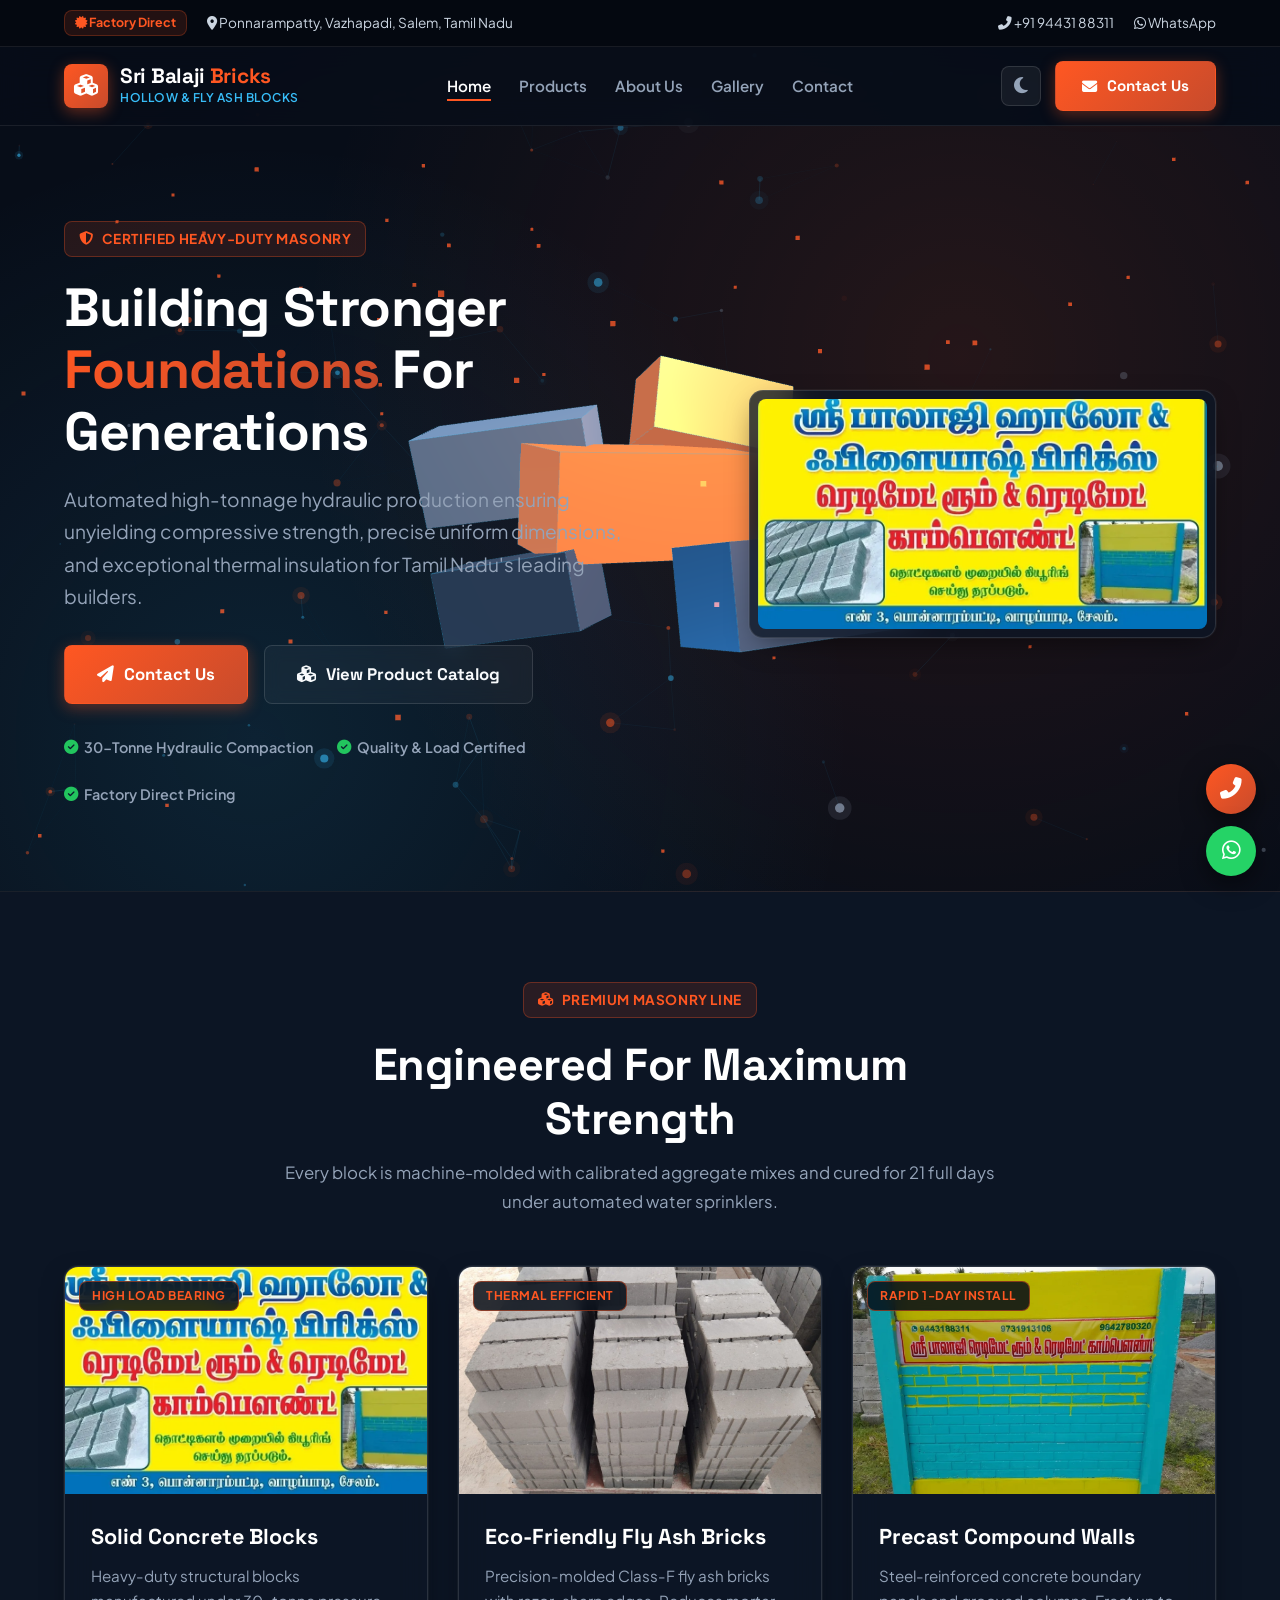
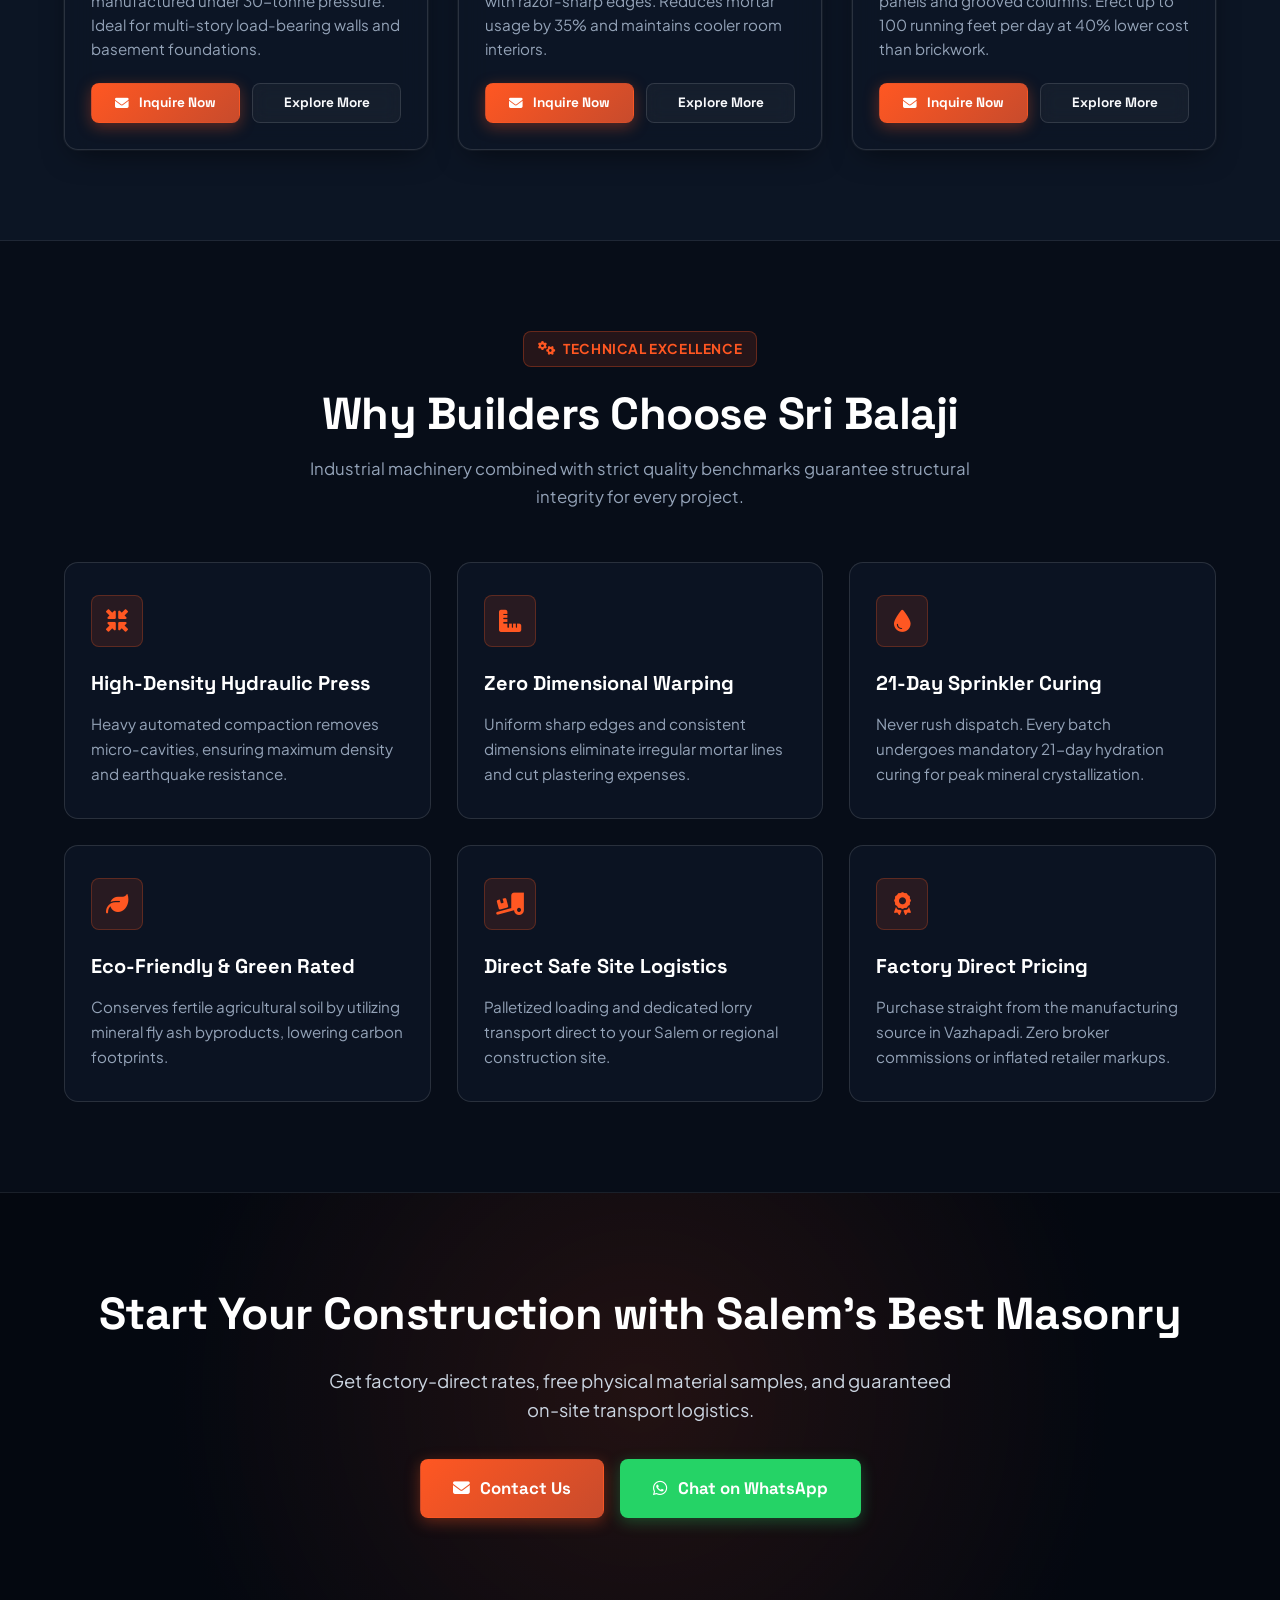
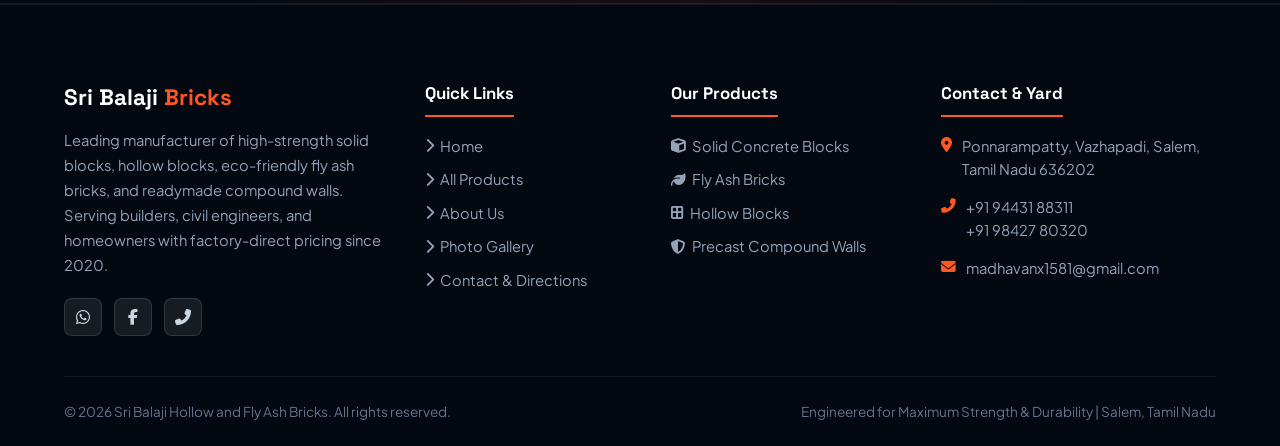
<file: index.html>
<!DOCTYPE html>
<html lang="en">
<head>
    <meta charset="UTF-8">
    <meta name="viewport" content="width=device-width, initial-scale=1.0">
    <meta name="description" content="Sri Balaji Hollow and Fly Ash Bricks - Salem's leading manufacturer of high-strength solid blocks, fly ash bricks, hollow blocks, and readymade compound walls.">
    <title>Sri Balaji Hollow and Fly Ash Bricks | Quality Masonry Manufacturing Salem</title>
    
    <!-- Instant Theme Detection (Prevents theme flash) -->
    <script>
        (function() {
            var savedTheme = localStorage.getItem('sri_balaji_theme') || 'dark';
            document.documentElement.setAttribute('data-theme', savedTheme);
        })();
    </script>

    <!-- Google Fonts & Font Awesome -->
    <link rel="preconnect" href="https://fonts.googleapis.com">
    <link rel="preconnect" href="https://fonts.gstatic.com" crossorigin>
    <link href="https://fonts.googleapis.com/css2?family=Plus+Jakarta+Sans:wght@300;400;500;600;700;800&family=Space+Grotesk:wght@500;600;700;800&display=swap" rel="stylesheet">
    <link rel="stylesheet" href="https://cdnjs.cloudflare.com/ajax/libs/font-awesome/6.4.0/css/all.min.css">
    
    <link rel="stylesheet" href="styles.css">
</head>
<body>

    <!-- Global Interactive 3D Particle Canvas -->
    <canvas id="bgParticlesCanvas" class="global-particles-canvas"></canvas>

    <!-- Top Announcement Bar -->
    <div class="top-bar">
        <div class="container">
            <div class="top-bar-left">
                <span class="top-badge"><i class="fas fa-certificate"></i> Factory Direct</span>
                <span><i class="fas fa-map-marker-alt"></i> Ponnarampatty, Vazhapadi, Salem, Tamil Nadu</span>
            </div>
            <div class="top-bar-right">
                <a href="tel:+919443188311"><i class="fas fa-phone-alt"></i> +91 94431 88311</a>
                <a href="https://wa.me/919443188311?text=Hello%20Sri%20Balaji%20Bricks,%20I%20would%20like%20to%20inquire%20about%20your%20products." target="_blank"><i class="fab fa-whatsapp"></i> WhatsApp</a>
            </div>
        </div>
    </div>

    <!-- Navigation Header -->
    <nav class="navbar" id="navbar">
        <div class="container">
            <a href="index.html" class="logo" aria-label="Sri Balaji Bricks Home">
                <div class="logo-icon-box">
                    <i class="fas fa-cubes"></i>
                </div>
                <div class="logo-text">
                    <div class="logo-brand">Sri Balaji <span>Bricks</span></div>
                    <div class="logo-sub">Hollow & Fly Ash Blocks</div>
                </div>
            </a>

            <ul class="nav-links">
                <li><a href="index.html" class="active">Home</a></li>
                <li><a href="products.html">Products</a></li>
                <li><a href="about.html">About Us</a></li>
                <li><a href="gallery.html">Gallery</a></li>
                <li><a href="contact.html">Contact</a></li>
            </ul>

            <div class="nav-actions">
                <button class="theme-toggle-btn" id="themeToggleBtn" aria-label="Toggle Theme" title="Switch Dark / Light Theme">
                    <i class="fas fa-sun theme-icon-sun"></i>
                    <i class="fas fa-moon theme-icon-moon"></i>
                </button>
                <a href="contact.html" class="btn btn-primary nav-btn-contact">
                    <i class="fas fa-envelope"></i> Contact Us
                </a>
                <button class="hamburger" id="hamburgerBtn" aria-label="Toggle navigation menu">
                    <span></span>
                    <span></span>
                    <span></span>
                </button>
            </div>
        </div>
    </nav>

    <!-- 3D Hero Section (Interactive WebGL Canvas) -->
    <header class="hero">
        <canvas id="hero3dCanvas" class="hero-webgl-canvas"></canvas>

        <div class="container">
            <div class="hero-layout">
                <div class="hero-text-content">
                    <div class="hero-tag">
                        <i class="fas fa-shield-alt"></i> Certified Heavy-Duty Masonry
                    </div>
                    <h1 class="hero-title">
                        Building Stronger <span>Foundations</span> For Generations
                    </h1>
                    <p class="hero-subtitle">
                        Automated high-tonnage hydraulic production ensuring unyielding compressive strength, precise uniform dimensions, and exceptional thermal insulation for Tamil Nadu's leading builders.
                    </p>
                    <div class="hero-actions">
                        <a href="contact.html" class="btn btn-primary btn-lg">
                            <i class="fas fa-paper-plane"></i> Contact Us
                        </a>
                        <a href="products.html" class="btn btn-outline btn-lg">
                            <i class="fas fa-cubes"></i> View Product Catalog
                        </a>
                    </div>
                    <div class="hero-trust-list">
                        <div class="trust-item"><i class="fas fa-check-circle"></i> 30-Tonne Hydraulic Compaction</div>
                        <div class="trust-item"><i class="fas fa-check-circle"></i> Quality & Load Certified</div>
                        <div class="trust-item"><i class="fas fa-check-circle"></i> Factory Direct Pricing</div>
                    </div>
                </div>

                <div class="hero-visual-box">
                    <div class="hero-image-frame tilt-card">
                        <img src="image1.webp" alt="High-strength solid concrete blocks manufactured by Sri Balaji Bricks">
                    </div>
                </div>
            </div>
        </div>
    </header>

    <!-- Product Line Showcase with 3D Tilt Cards -->
    <section class="section-products">
        <div class="container">
            <div class="section-heading">
                <span class="hero-tag"><i class="fas fa-cubes"></i> Premium Masonry Line</span>
                <h2>Engineered For Maximum Strength</h2>
                <p>Every block is machine-molded with calibrated aggregate mixes and cured for 21 full days under automated water sprinklers.</p>
            </div>

            <div class="products-grid">
                <!-- Product 1 -->
                <div class="tilt-card">
                    <div class="product-img-box">
                        <img src="image1.webp" alt="Solid Concrete Blocks">
                        <span class="product-pill">High Load Bearing</span>
                    </div>
                    <div class="product-body">
                        <h3 class="product-title">Solid Concrete Blocks</h3>
                        <p class="product-desc">Heavy-duty structural blocks manufactured under 30-tonne pressure. Ideal for multi-story load-bearing walls and basement foundations.</p>
                        <div class="product-actions">
                            <a href="contact.html" class="btn btn-primary btn-sm"><i class="fas fa-envelope"></i> Inquire Now</a>
                            <a href="products.html" class="btn btn-outline btn-sm">Explore More</a>
                        </div>
                    </div>
                </div>

                <!-- Product 2 -->
                <div class="tilt-card">
                    <div class="product-img-box">
                        <img src="image4.jpg" alt="Eco Fly Ash Bricks">
                        <span class="product-pill">Thermal Efficient</span>
                    </div>
                    <div class="product-body">
                        <h3 class="product-title">Eco-Friendly Fly Ash Bricks</h3>
                        <p class="product-desc">Precision-molded Class-F fly ash bricks with razor-sharp edges. Reduces mortar usage by 35% and maintains cooler room interiors.</p>
                        <div class="product-actions">
                            <a href="contact.html" class="btn btn-primary btn-sm"><i class="fas fa-envelope"></i> Inquire Now</a>
                            <a href="products.html" class="btn btn-outline btn-sm">Explore More</a>
                        </div>
                    </div>
                </div>

                <!-- Product 3 -->
                <div class="tilt-card">
                    <div class="product-img-box">
                        <img src="image2.webp" alt="Precast Readymade Compound Wall">
                        <span class="product-pill">Rapid 1-Day Install</span>
                    </div>
                    <div class="product-body">
                        <h3 class="product-title">Precast Compound Walls</h3>
                        <p class="product-desc">Steel-reinforced concrete boundary panels and grooved columns. Erect up to 100 running feet per day at 40% lower cost than brickwork.</p>
                        <div class="product-actions">
                            <a href="contact.html" class="btn btn-primary btn-sm"><i class="fas fa-envelope"></i> Inquire Now</a>
                            <a href="products.html" class="btn btn-outline btn-sm">Explore More</a>
                        </div>
                    </div>
                </div>
            </div>
        </div>
    </section>

    <!-- Manufacturing Quality & Features Section -->
    <section class="section-features">
        <div class="container">
            <div class="section-heading">
                <span class="hero-tag"><i class="fas fa-cogs"></i> Technical Excellence</span>
                <h2>Why Builders Choose Sri Balaji</h2>
                <p>Industrial machinery combined with strict quality benchmarks guarantee structural integrity for every project.</p>
            </div>

            <div class="features-grid">
                <div class="feature-box">
                    <div class="feature-icon"><i class="fas fa-compress-arrows-alt"></i></div>
                    <h3>High-Density Hydraulic Press</h3>
                    <p>Heavy automated compaction removes micro-cavities, ensuring maximum density and earthquake resistance.</p>
                </div>

                <div class="feature-box">
                    <div class="feature-icon"><i class="fas fa-ruler-combined"></i></div>
                    <h3>Zero Dimensional Warping</h3>
                    <p>Uniform sharp edges and consistent dimensions eliminate irregular mortar lines and cut plastering expenses.</p>
                </div>

                <div class="feature-box">
                    <div class="feature-icon"><i class="fas fa-tint"></i></div>
                    <h3>21-Day Sprinkler Curing</h3>
                    <p>Never rush dispatch. Every batch undergoes mandatory 21-day hydration curing for peak mineral crystallization.</p>
                </div>

                <div class="feature-box">
                    <div class="feature-icon"><i class="fas fa-leaf"></i></div>
                    <h3>Eco-Friendly & Green Rated</h3>
                    <p>Conserves fertile agricultural soil by utilizing mineral fly ash byproducts, lowering carbon footprints.</p>
                </div>

                <div class="feature-box">
                    <div class="feature-icon"><i class="fas fa-truck-loading"></i></div>
                    <h3>Direct Safe Site Logistics</h3>
                    <p>Palletized loading and dedicated lorry transport direct to your Salem or regional construction site.</p>
                </div>

                <div class="feature-box">
                    <div class="feature-icon"><i class="fas fa-award"></i></div>
                    <h3>Factory Direct Pricing</h3>
                    <p>Purchase straight from the manufacturing source in Vazhapadi. Zero broker commissions or inflated retailer markups.</p>
                </div>
            </div>
        </div>
    </section>

    <!-- Call to Action Banner -->
    <section class="section-cta">
        <div class="container">
            <h2>Start Your Construction with Salem's Best Masonry</h2>
            <p>Get factory-direct rates, free physical material samples, and guaranteed on-site transport logistics.</p>
            <div class="cta-btns">
                <a href="contact.html" class="btn btn-primary btn-lg"><i class="fas fa-envelope"></i> Contact Us</a>
                <a href="https://wa.me/919443188311?text=Hello%20Sri%20Balaji%20Bricks,%20I%20would%20like%20to%20request%20pricing." target="_blank" class="btn btn-whatsapp btn-lg"><i class="fab fa-whatsapp"></i> Chat on WhatsApp</a>
            </div>
        </div>
    </section>

    <!-- Floating Contact Actions -->
    <div class="floating-contact-stack">
        <button class="floating-action-btn btn-float-top" id="scrollTopBtn" title="Back to Top" aria-label="Scroll to top">
            <i class="fas fa-arrow-up"></i>
        </button>
        <a href="tel:+919443188311" class="floating-action-btn btn-float-call" title="Call Us Directly" aria-label="Call Sri Balaji Bricks">
            <i class="fas fa-phone-alt"></i>
        </a>
        <a href="https://wa.me/919443188311?text=Hello%20Sri%20Balaji%20Bricks,%20I%20would%20like%20to%20inquire%20about%20your%20products." target="_blank" class="floating-action-btn btn-float-whatsapp" title="WhatsApp Us" aria-label="Chat on WhatsApp">
            <i class="fab fa-whatsapp"></i>
        </a>
    </div>

    <!-- Modern Corporate Footer -->
    <footer class="footer">
        <div class="container">
            <div class="footer-content">
                <div class="footer-brand">
                    <h3>Sri Balaji <span>Bricks</span></h3>
                    <p>
                        Leading manufacturer of high-strength solid blocks, hollow blocks, eco-friendly fly ash bricks, and readymade compound walls. Serving builders, civil engineers, and homeowners with factory-direct pricing since 2020.
                    </p>
                    <div class="footer-social-row">
                        <a href="https://wa.me/919443188311" target="_blank" class="footer-social-link" aria-label="WhatsApp"><i class="fab fa-whatsapp"></i></a>
                        <a href="https://www.facebook.com/profile.php?id=61577750780988" target="_blank" class="footer-social-link" aria-label="Facebook"><i class="fab fa-facebook-f"></i></a>
                        <a href="tel:+919443188311" class="footer-social-link" aria-label="Phone"><i class="fas fa-phone-alt"></i></a>
                    </div>
                </div>

                <div class="footer-col">
                    <h4>Quick Links</h4>
                    <div class="footer-nav">
                        <a href="index.html"><i class="fas fa-chevron-right"></i> Home</a>
                        <a href="products.html"><i class="fas fa-chevron-right"></i> All Products</a>
                        <a href="about.html"><i class="fas fa-chevron-right"></i> About Us</a>
                        <a href="gallery.html"><i class="fas fa-chevron-right"></i> Photo Gallery</a>
                        <a href="contact.html"><i class="fas fa-chevron-right"></i> Contact & Directions</a>
                    </div>
                </div>

                <div class="footer-col">
                    <h4>Our Products</h4>
                    <div class="footer-nav">
                        <a href="products.html"><i class="fas fa-cube"></i> Solid Concrete Blocks</a>
                        <a href="products.html"><i class="fas fa-leaf"></i> Fly Ash Bricks</a>
                        <a href="products.html"><i class="fas fa-border-all"></i> Hollow Blocks</a>
                        <a href="products.html"><i class="fas fa-shield-alt"></i> Precast Compound Walls</a>
                    </div>
                </div>

                <div class="footer-col">
                    <h4>Contact & Yard</h4>
                    <div class="footer-contact-row">
                        <i class="fas fa-map-marker-alt"></i>
                        <span>Ponnarampatty, Vazhapadi, Salem, Tamil Nadu 636202</span>
                    </div>
                    <div class="footer-contact-row">
                        <i class="fas fa-phone-alt"></i>
                        <span><a href="tel:+919443188311">+91 94431 88311</a><br><a href="tel:+919842780320">+91 98427 80320</a></span>
                    </div>
                    <div class="footer-contact-row">
                        <i class="fas fa-envelope"></i>
                        <span>madhavanx1581@gmail.com</span>
                    </div>
                </div>
            </div>

            <div class="footer-bottom">
                <p>&copy; 2026 Sri Balaji Hollow and Fly Ash Bricks. All rights reserved.</p>
                <p>Engineered for Maximum Strength & Durability | Salem, Tamil Nadu</p>
            </div>
        </div>
    </footer>

    <!-- Three.js 3D WebGL Library (Local offline bundle) & Script -->
    <script src="three.min.js"></script>
    <script src="script.js"></script>
</body>
</html>
</file>
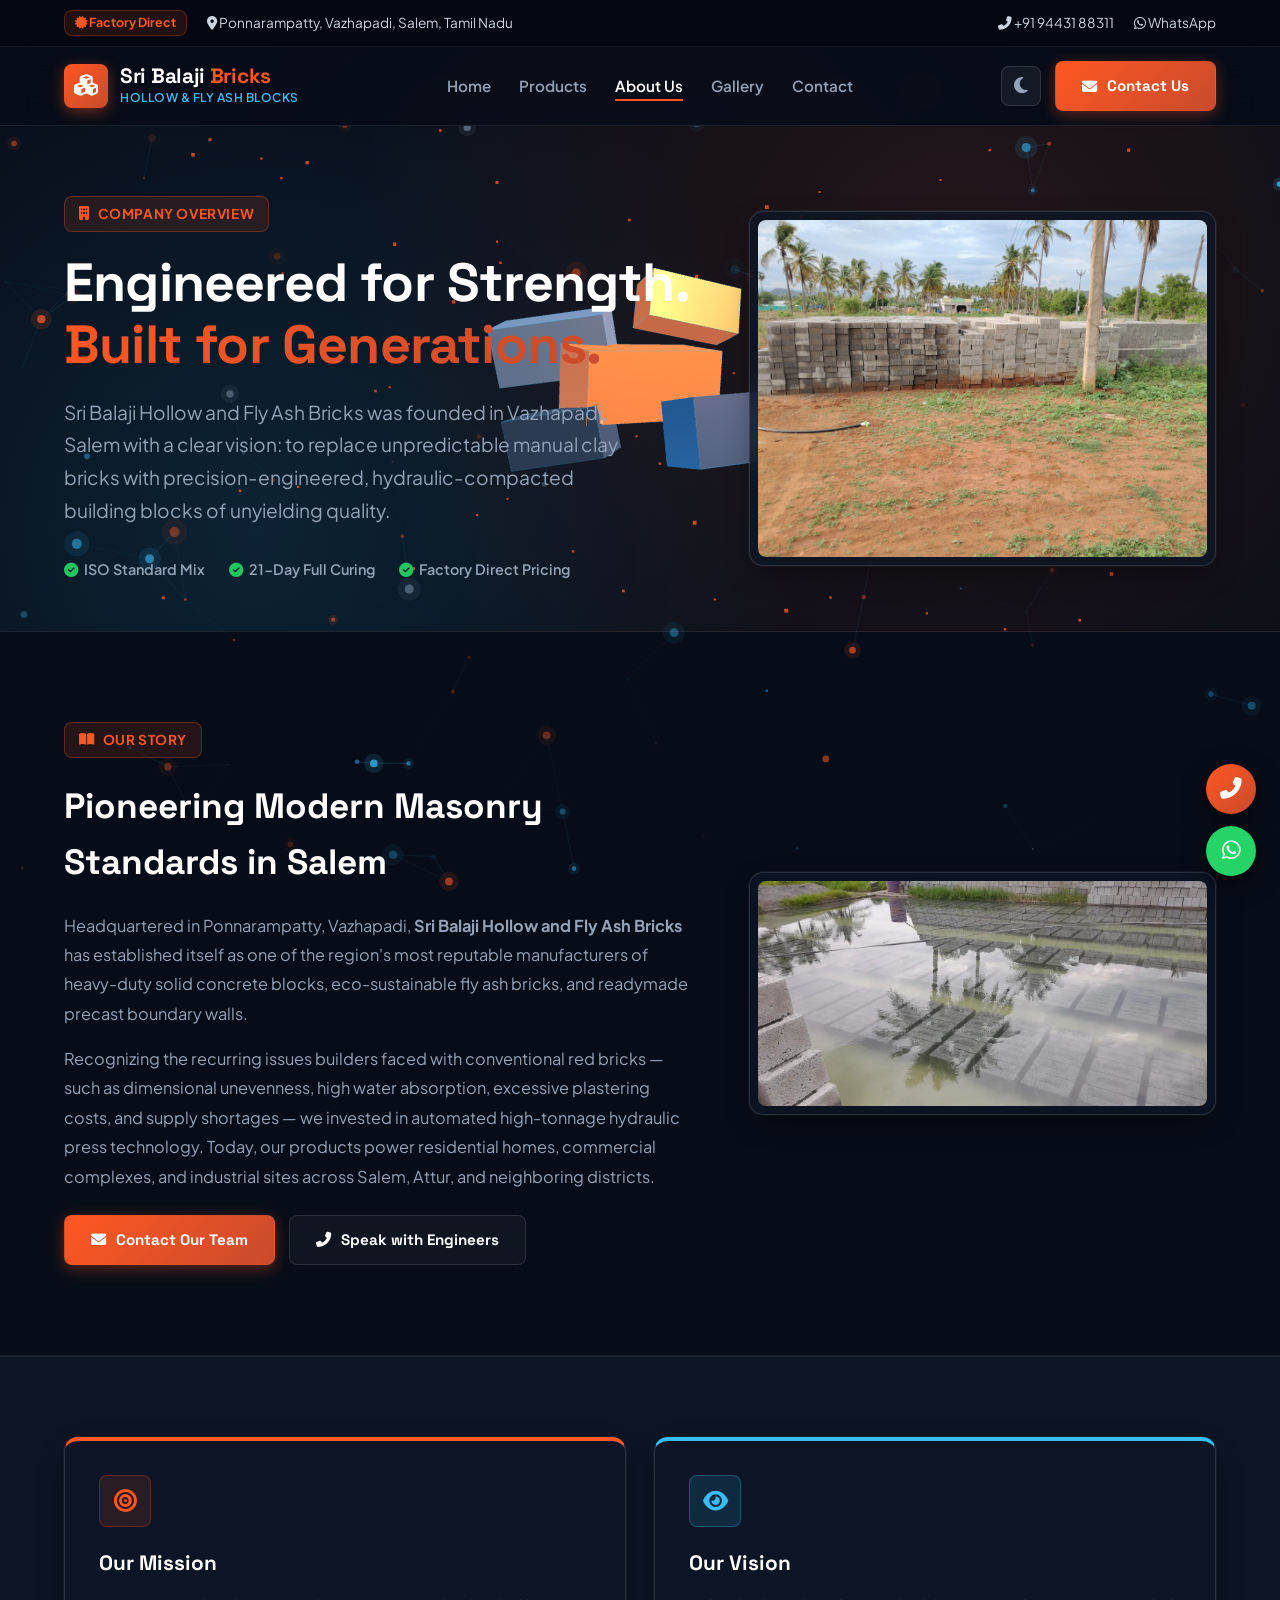
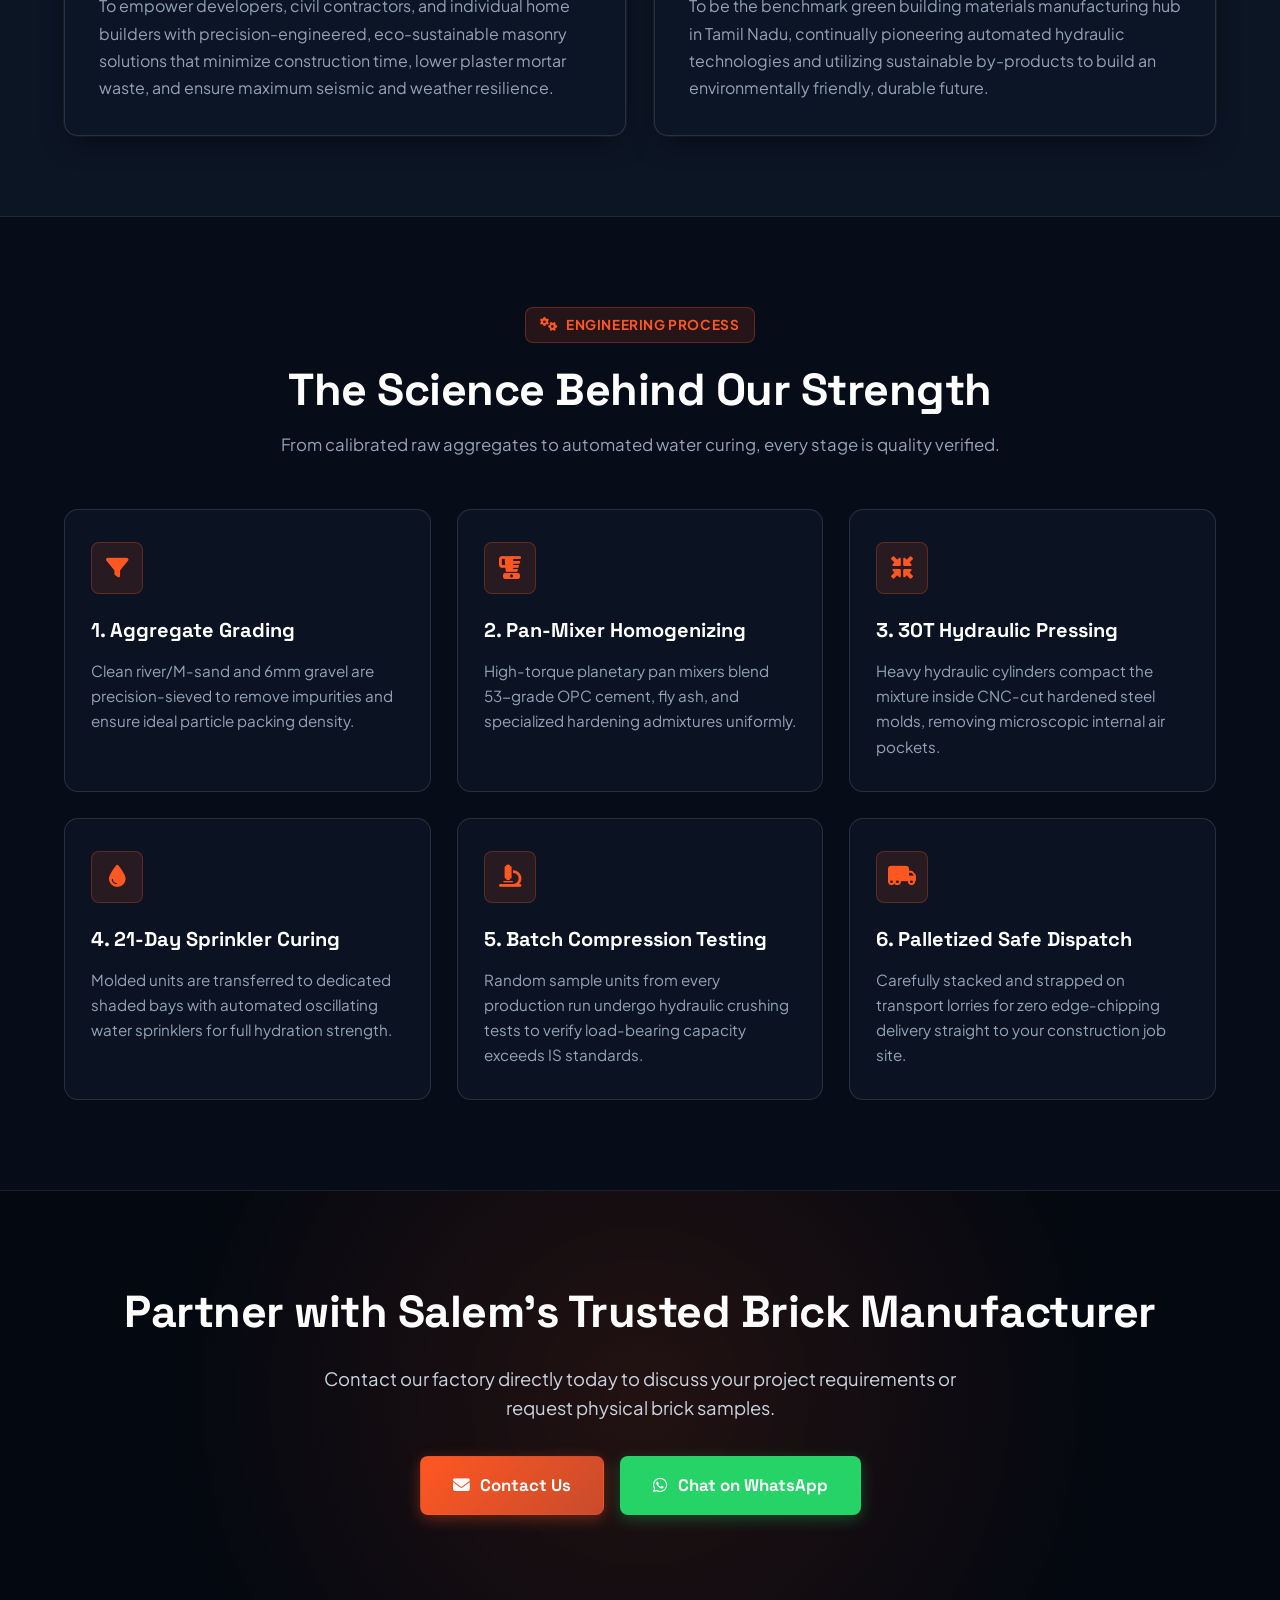
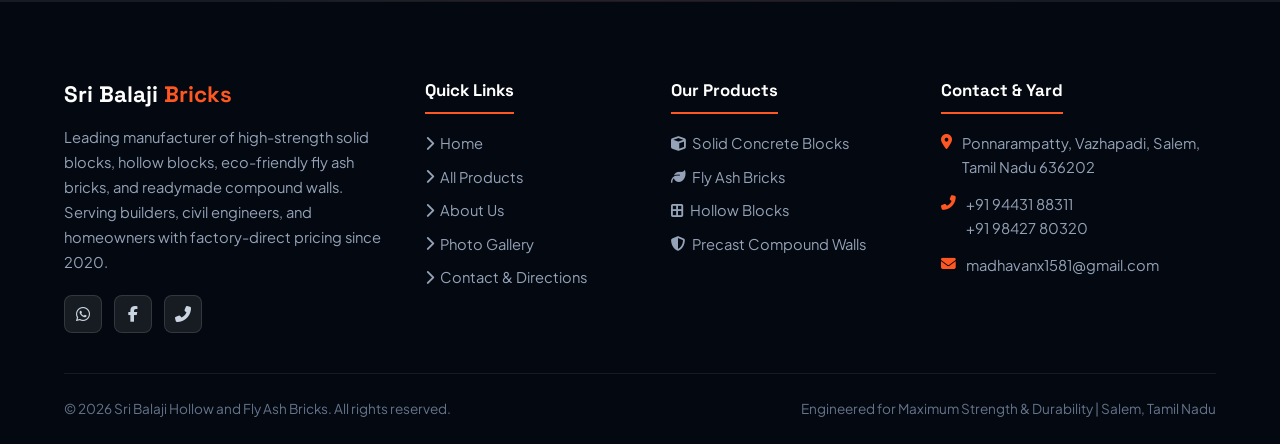
<file: about.html>
<!DOCTYPE html>
<html lang="en">
<head>
    <meta charset="UTF-8">
    <meta name="viewport" content="width=device-width, initial-scale=1.0">
    <meta name="description" content="Learn about Sri Balaji Hollow and Fly Ash Bricks - our story, mission, automated manufacturing process, and commitment to sustainable construction in Salem, Tamil Nadu.">
    <title>About Us | Sri Balaji Hollow and Fly Ash Bricks</title>
    
    <!-- Instant Theme Detection (Prevents theme flash) -->
    <script>
        (function() {
            var savedTheme = localStorage.getItem('sri_balaji_theme') || 'dark';
            document.documentElement.setAttribute('data-theme', savedTheme);
        })();
    </script>

    <!-- Google Fonts & Font Awesome -->
    <link rel="preconnect" href="https://fonts.googleapis.com">
    <link rel="preconnect" href="https://fonts.gstatic.com" crossorigin>
    <link href="https://fonts.googleapis.com/css2?family=Plus+Jakarta+Sans:wght@300;400;500;600;700;800&family=Space+Grotesk:wght@500;600;700&display=swap" rel="stylesheet">
    <link rel="stylesheet" href="https://cdnjs.cloudflare.com/ajax/libs/font-awesome/6.4.0/css/all.min.css">
    
    <link rel="stylesheet" href="styles.css">
</head>
<body>

    <!-- Global Interactive 3D Particle Canvas -->
    <canvas id="bgParticlesCanvas" class="global-particles-canvas"></canvas>

    <!-- Top Announcement Bar -->
    <div class="top-bar">
        <div class="container">
            <div class="top-bar-left">
                <span class="top-badge"><i class="fas fa-certificate"></i> Factory Direct</span>
                <span><i class="fas fa-map-marker-alt"></i> Ponnarampatty, Vazhapadi, Salem, Tamil Nadu</span>
            </div>
            <div class="top-bar-right">
                <a href="tel:+919443188311"><i class="fas fa-phone-alt"></i> +91 94431 88311</a>
                <a href="https://wa.me/919443188311?text=Hello%20Sri%20Balaji%20Bricks,%20I%20would%20like%20to%20learn%20more%20about%20your%20company." target="_blank"><i class="fab fa-whatsapp"></i> WhatsApp</a>
            </div>
        </div>
    </div>

    <!-- Navigation Header -->
    <nav class="navbar" id="navbar">
        <div class="container">
            <a href="index.html" class="logo" aria-label="Sri Balaji Bricks Home">
                <div class="logo-icon-box">
                    <i class="fas fa-cubes"></i>
                </div>
                <div class="logo-text">
                    <div class="logo-brand">Sri Balaji <span>Bricks</span></div>
                    <div class="logo-sub">Hollow & Fly Ash Blocks</div>
                </div>
            </a>

            <ul class="nav-links">
                <li><a href="index.html">Home</a></li>
                <li><a href="products.html">Products</a></li>
                <li><a href="about.html" class="active">About Us</a></li>
                <li><a href="gallery.html">Gallery</a></li>
                <li><a href="contact.html">Contact</a></li>
            </ul>

            <div class="nav-actions">
                <button class="theme-toggle-btn" id="themeToggleBtn" aria-label="Toggle Theme" title="Switch Dark / Light Theme">
                    <i class="fas fa-sun theme-icon-sun"></i>
                    <i class="fas fa-moon theme-icon-moon"></i>
                </button>
                <a href="contact.html" class="btn btn-primary nav-btn-contact">
                    <i class="fas fa-envelope"></i> Contact Us
                </a>
                <button class="hamburger" id="hamburgerBtn" aria-label="Toggle navigation menu">
                    <span></span>
                    <span></span>
                    <span></span>
                </button>
            </div>
        </div>
    </nav>

    <!-- Page Header Hero with Interactive 3D WebGL Canvas -->
    <header class="hero" style="padding: 70px 0 50px;">
        <canvas id="hero3dCanvas" class="hero-webgl-canvas"></canvas>
        <div class="container">
            <div class="hero-layout">
                <div class="hero-text-content">
                    <div class="hero-tag">
                        <i class="fas fa-building"></i> Company Overview
                    </div>
                    <h1 class="hero-title">
                        Engineered for Strength. <span>Built for Generations.</span>
                    </h1>
                    <p class="hero-subtitle">
                        Sri Balaji Hollow and Fly Ash Bricks was founded in Vazhapadi, Salem with a clear vision: to replace unpredictable manual clay bricks with precision-engineered, hydraulic-compacted building blocks of unyielding quality.
                    </p>
                    <div class="hero-trust-list">
                        <div class="trust-item"><i class="fas fa-check-circle"></i> ISO Standard Mix</div>
                        <div class="trust-item"><i class="fas fa-check-circle"></i> 21-Day Full Curing</div>
                        <div class="trust-item"><i class="fas fa-check-circle"></i> Factory Direct Pricing</div>
                    </div>
                </div>

                <div class="hero-visual-box">
                    <div class="hero-image-frame tilt-card">
                        <img src="image5.jpg" alt="Sri Balaji Brick Storage & Dispatch Yard">
                    </div>
                </div>
            </div>
        </div>
    </header>

    <!-- Our Story Section -->
    <section class="section-features">
        <div class="container">
            <div class="hero-layout" style="align-items: center;">
                <div>
                    <span class="hero-tag"><i class="fas fa-book-open"></i> Our Story</span>
                    <h2 style="font-family: var(--font-heading); font-size: 2.2rem; color: var(--text-white); margin-bottom: 20px;">
                        Pioneering Modern Masonry Standards in Salem
                    </h2>
                    <p style="color: var(--text-secondary); line-height: 1.8; margin-bottom: 16px; font-size: 1.02rem;">
                        Headquartered in Ponnarampatty, Vazhapadi, <strong>Sri Balaji Hollow and Fly Ash Bricks</strong> has established itself as one of the region's most reputable manufacturers of heavy-duty solid concrete blocks, eco-sustainable fly ash bricks, and readymade precast boundary walls.
                    </p>
                    <p style="color: var(--text-secondary); line-height: 1.8; margin-bottom: 24px; font-size: 1.02rem;">
                        Recognizing the recurring issues builders faced with conventional red bricks — such as dimensional unevenness, high water absorption, excessive plastering costs, and supply shortages — we invested in automated high-tonnage hydraulic press technology. Today, our products power residential homes, commercial complexes, and industrial sites across Salem, Attur, and neighboring districts.
                    </p>
                    <div style="display: flex; gap: 14px; flex-wrap: wrap;">
                        <a href="contact.html" class="btn btn-primary"><i class="fas fa-envelope"></i> Contact Our Team</a>
                        <a href="contact.html" class="btn btn-outline"><i class="fas fa-phone-alt"></i> Speak with Engineers</a>
                    </div>
                </div>

                <div class="hero-visual-box">
                    <div class="hero-image-frame tilt-card">
                        <img src="image3.webp" alt="Automated Curing & Production Yard">
                    </div>
                </div>
            </div>
        </div>
    </section>

    <!-- Mission & Vision Cards -->
    <section style="background-color: var(--bg-surface); padding: 80px 0; border-top: 1px solid var(--border-subtle); border-bottom: 1px solid var(--border-subtle);">
        <div class="container">
            <div style="display: grid; grid-template-columns: repeat(auto-fit, minmax(min(100%, 340px), 1fr)); gap: 28px;">
                <div class="tilt-card" style="padding: 34px; border-top: 4px solid var(--brick-accent);">
                    <div class="feature-icon">
                        <i class="fas fa-bullseye"></i>
                    </div>
                    <h3 style="font-family: var(--font-heading); color: var(--text-white); font-size: 1.3rem; margin-bottom: 12px;">Our Mission</h3>
                    <p style="color: var(--text-secondary); line-height: 1.7;">
                        To empower developers, civil contractors, and individual home builders with precision-engineered, eco-sustainable masonry solutions that minimize construction time, lower plaster mortar waste, and ensure maximum seismic and weather resilience.
                    </p>
                </div>

                <div class="tilt-card" style="padding: 34px; border-top: 4px solid var(--accent-blue);">
                    <div class="feature-icon" style="background: var(--accent-blue-soft); color: var(--accent-blue); border-color: rgba(56, 189, 248, 0.3);">
                        <i class="fas fa-eye"></i>
                    </div>
                    <h3 style="font-family: var(--font-heading); color: var(--text-white); font-size: 1.3rem; margin-bottom: 12px;">Our Vision</h3>
                    <p style="color: var(--text-secondary); line-height: 1.7;">
                        To be the benchmark green building materials manufacturing hub in Tamil Nadu, continually pioneering automated hydraulic technologies and utilizing sustainable by-products to build an environmentally friendly, durable future.
                    </p>
                </div>
            </div>
        </div>
    </section>

    <!-- 6-Step Manufacturing Process -->
    <section class="section-features">
        <div class="container">
            <div class="section-heading">
                <span class="hero-tag"><i class="fas fa-cogs"></i> Engineering Process</span>
                <h2>The Science Behind Our Strength</h2>
                <p>From calibrated raw aggregates to automated water curing, every stage is quality verified.</p>
            </div>

            <div class="features-grid">
                <div class="feature-box">
                    <div class="feature-icon"><i class="fas fa-filter"></i></div>
                    <h3>1. Aggregate Grading</h3>
                    <p>Clean river/M-sand and 6mm gravel are precision-sieved to remove impurities and ensure ideal particle packing density.</p>
                </div>

                <div class="feature-box">
                    <div class="feature-icon"><i class="fas fa-blender"></i></div>
                    <h3>2. Pan-Mixer Homogenizing</h3>
                    <p>High-torque planetary pan mixers blend 53-grade OPC cement, fly ash, and specialized hardening admixtures uniformly.</p>
                </div>

                <div class="feature-box">
                    <div class="feature-icon"><i class="fas fa-compress-arrows-alt"></i></div>
                    <h3>3. 30T Hydraulic Pressing</h3>
                    <p>Heavy hydraulic cylinders compact the mixture inside CNC-cut hardened steel molds, removing microscopic internal air pockets.</p>
                </div>

                <div class="feature-box">
                    <div class="feature-icon"><i class="fas fa-tint"></i></div>
                    <h3>4. 21-Day Sprinkler Curing</h3>
                    <p>Molded units are transferred to dedicated shaded bays with automated oscillating water sprinklers for full hydration strength.</p>
                </div>

                <div class="feature-box">
                    <div class="feature-icon"><i class="fas fa-microscope"></i></div>
                    <h3>5. Batch Compression Testing</h3>
                    <p>Random sample units from every production run undergo hydraulic crushing tests to verify load-bearing capacity exceeds IS standards.</p>
                </div>

                <div class="feature-box">
                    <div class="feature-icon"><i class="fas fa-truck-moving"></i></div>
                    <h3>6. Palletized Safe Dispatch</h3>
                    <p>Carefully stacked and strapped on transport lorries for zero edge-chipping delivery straight to your construction job site.</p>
                </div>
            </div>
        </div>
    </section>

    <!-- Call to Action Banner -->
    <section class="section-cta">
        <div class="container">
            <h2>Partner with Salem's Trusted Brick Manufacturer</h2>
            <p>Contact our factory directly today to discuss your project requirements or request physical brick samples.</p>
            <div class="cta-btns">
                <a href="contact.html" class="btn btn-primary btn-lg"><i class="fas fa-envelope"></i> Contact Us</a>
                <a href="https://wa.me/919443188311?text=Hello%20Sri%20Balaji%20Bricks,%20I%20would%20like%20to%20learn%20more." target="_blank" class="btn btn-whatsapp btn-lg"><i class="fab fa-whatsapp"></i> Chat on WhatsApp</a>
            </div>
        </div>
    </section>

    <!-- Floating Contact Actions -->
    <div class="floating-contact-stack">
        <button class="floating-action-btn btn-float-top" id="scrollTopBtn" title="Back to Top" aria-label="Scroll to top">
            <i class="fas fa-arrow-up"></i>
        </button>
        <a href="tel:+919443188311" class="floating-action-btn btn-float-call" title="Call Us Directly" aria-label="Call Sri Balaji Bricks">
            <i class="fas fa-phone-alt"></i>
        </a>
        <a href="https://wa.me/919443188311?text=Hello%20Sri%20Balaji%20Bricks,%20I%20would%20like%20to%20inquire%20about%20your%20products." target="_blank" class="floating-action-btn btn-float-whatsapp" title="WhatsApp Us" aria-label="Chat on WhatsApp">
            <i class="fab fa-whatsapp"></i>
        </a>
    </div>

    <!-- Modern Corporate Footer -->
    <footer class="footer">
        <div class="container">
            <div class="footer-content">
                <div class="footer-brand">
                    <h3>Sri Balaji <span>Bricks</span></h3>
                    <p>
                        Leading manufacturer of high-strength solid blocks, hollow blocks, eco-friendly fly ash bricks, and readymade compound walls. Serving builders, civil engineers, and homeowners with factory-direct pricing since 2020.
                    </p>
                    <div class="footer-social-row">
                        <a href="https://wa.me/919443188311" target="_blank" class="footer-social-link" aria-label="WhatsApp"><i class="fab fa-whatsapp"></i></a>
                        <a href="https://www.facebook.com/profile.php?id=61577750780988" target="_blank" class="footer-social-link" aria-label="Facebook"><i class="fab fa-facebook-f"></i></a>
                        <a href="tel:+919443188311" class="footer-social-link" aria-label="Phone"><i class="fas fa-phone-alt"></i></a>
                    </div>
                </div>

                <div class="footer-col">
                    <h4>Quick Links</h4>
                    <div class="footer-nav">
                        <a href="index.html"><i class="fas fa-chevron-right"></i> Home</a>
                        <a href="products.html"><i class="fas fa-chevron-right"></i> All Products</a>
                        <a href="about.html"><i class="fas fa-chevron-right"></i> About Us</a>
                        <a href="gallery.html"><i class="fas fa-chevron-right"></i> Photo Gallery</a>
                        <a href="contact.html"><i class="fas fa-chevron-right"></i> Contact & Directions</a>
                    </div>
                </div>

                <div class="footer-col">
                    <h4>Our Products</h4>
                    <div class="footer-nav">
                        <a href="products.html"><i class="fas fa-cube"></i> Solid Concrete Blocks</a>
                        <a href="products.html"><i class="fas fa-leaf"></i> Fly Ash Bricks</a>
                        <a href="products.html"><i class="fas fa-border-all"></i> Hollow Blocks</a>
                        <a href="products.html"><i class="fas fa-shield-alt"></i> Precast Compound Walls</a>
                    </div>
                </div>

                <div class="footer-col">
                    <h4>Contact & Yard</h4>
                    <div class="footer-contact-row">
                        <i class="fas fa-map-marker-alt"></i>
                        <span>Ponnarampatty, Vazhapadi, Salem, Tamil Nadu 636202</span>
                    </div>
                    <div class="footer-contact-row">
                        <i class="fas fa-phone-alt"></i>
                        <span><a href="tel:+919443188311">+91 94431 88311</a><br><a href="tel:+919842780320">+91 98427 80320</a></span>
                    </div>
                    <div class="footer-contact-row">
                        <i class="fas fa-envelope"></i>
                        <span>madhavanx1581@gmail.com</span>
                    </div>
                </div>
            </div>

            <div class="footer-bottom">
                <p>&copy; 2026 Sri Balaji Hollow and Fly Ash Bricks. All rights reserved.</p>
                <p>Engineered for Maximum Strength & Durability | Salem, Tamil Nadu</p>
            </div>
        </div>
    </footer>

    <!-- Three.js 3D WebGL Library & Script -->
    <script src="three.min.js"></script>
    <script src="script.js"></script>
</body>
</html>
</file>
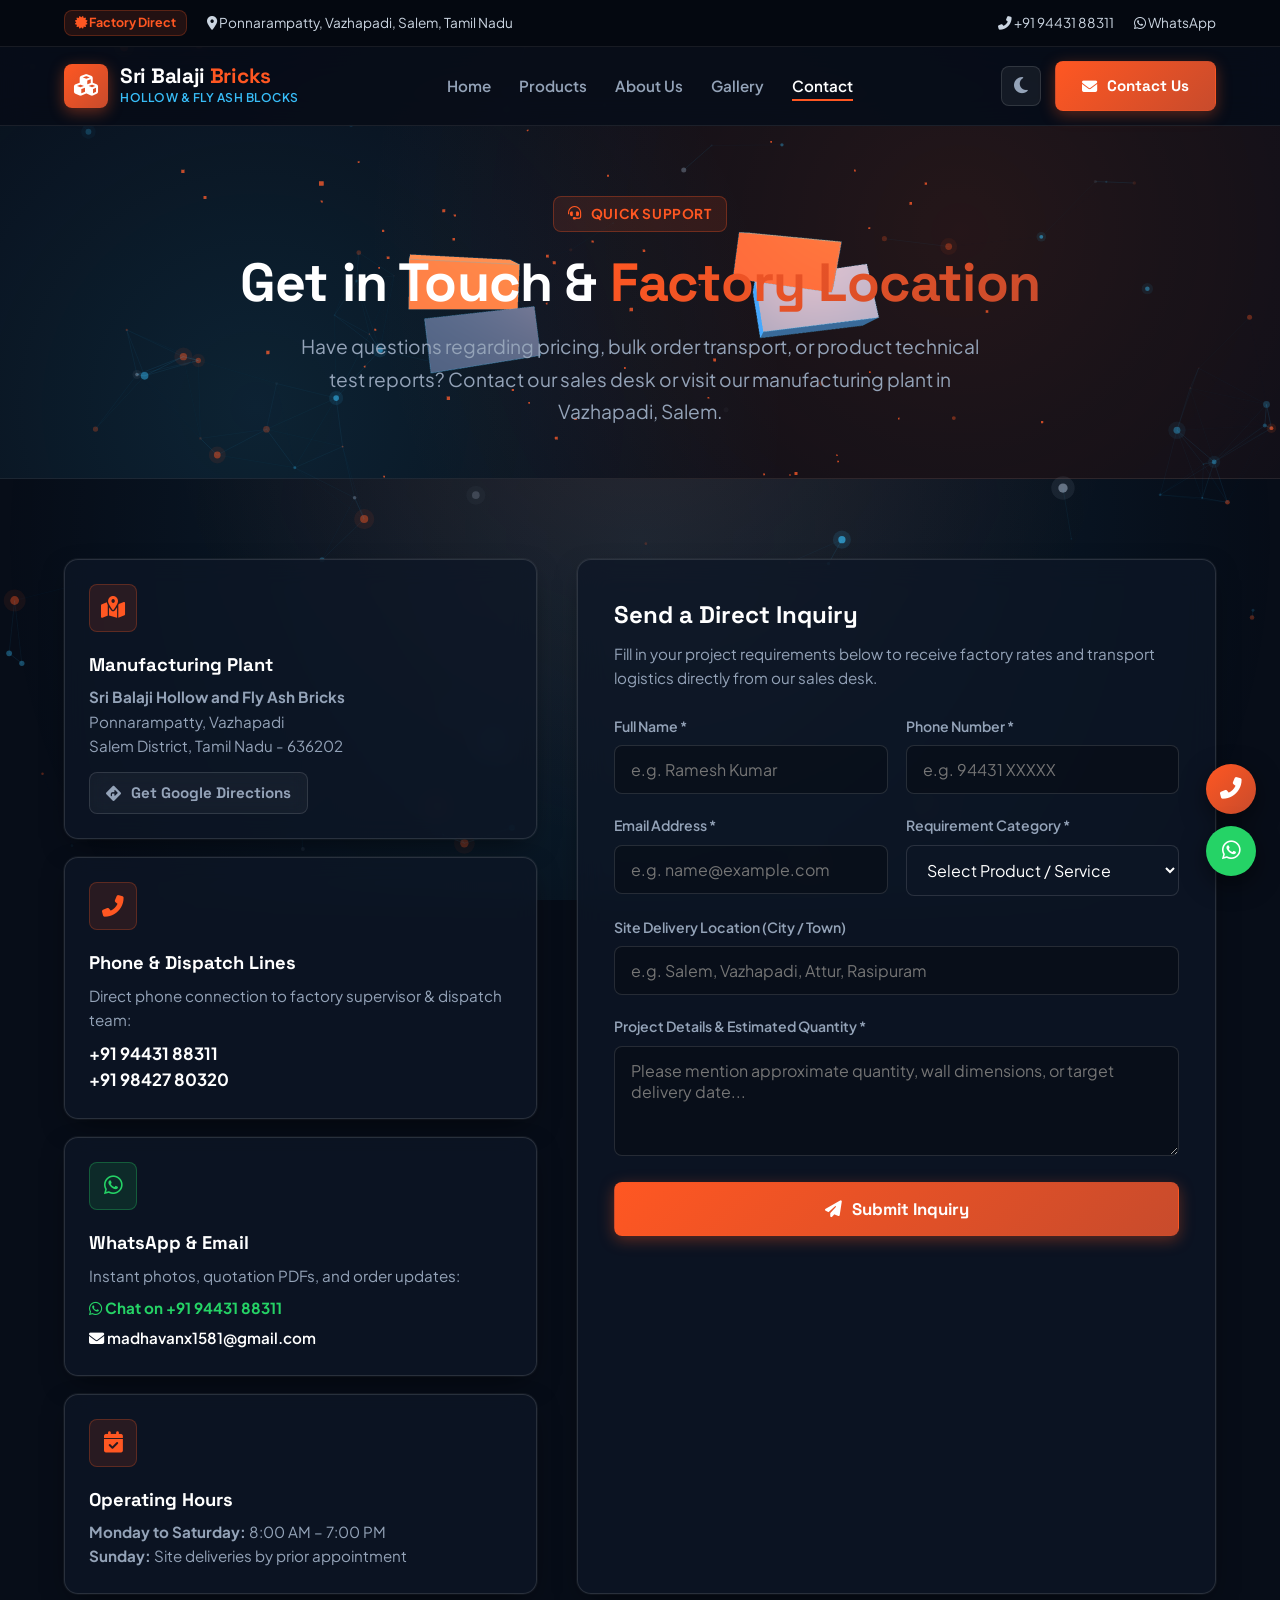
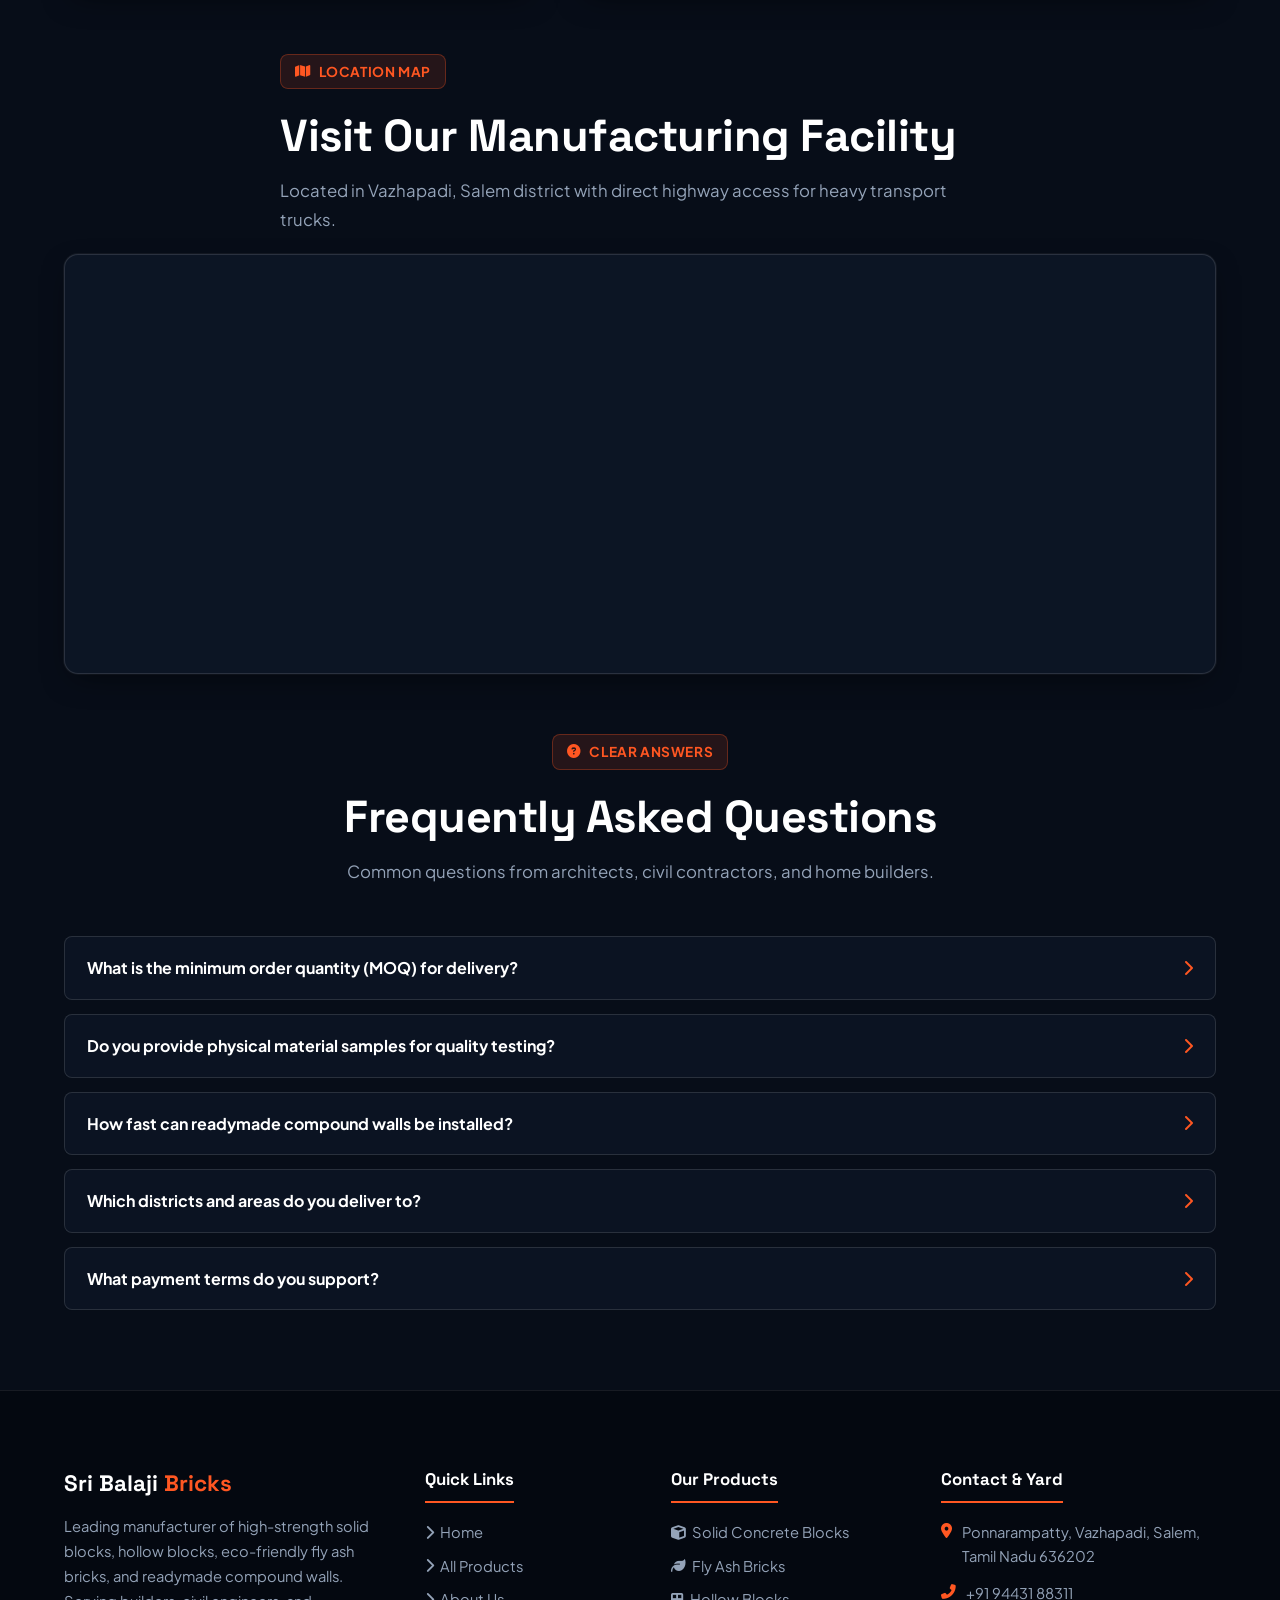
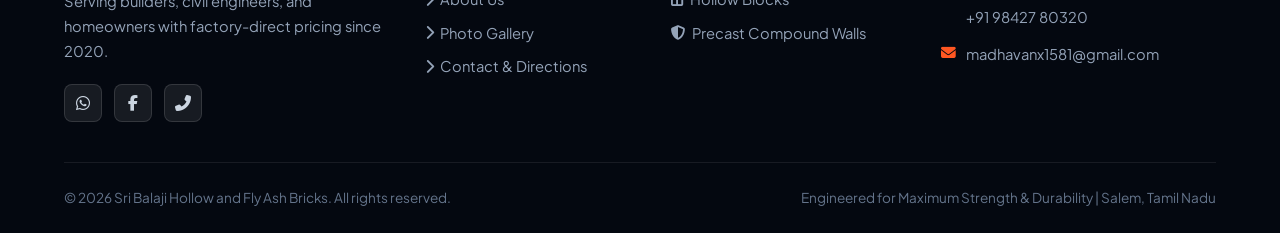
<file: contact.html>
<!DOCTYPE html>
<html lang="en">
<head>
    <meta charset="UTF-8">
    <meta name="viewport" content="width=device-width, initial-scale=1.0">
    <meta name="description" content="Contact Sri Balaji Hollow and Fly Ash Bricks. Factory location in Ponnarampatty, Vazhapadi, Salem. Call +91 9443188311 for instant quotes and site delivery.">
    <title>Contact Us & Factory Location | Sri Balaji Hollow and Fly Ash Bricks</title>
    
    <!-- Instant Theme Detection (Prevents theme flash) -->
    <script>
        (function() {
            var savedTheme = localStorage.getItem('sri_balaji_theme') || 'dark';
            document.documentElement.setAttribute('data-theme', savedTheme);
        })();
    </script>

    <!-- Google Fonts & Font Awesome -->
    <link rel="preconnect" href="https://fonts.googleapis.com">
    <link rel="preconnect" href="https://fonts.gstatic.com" crossorigin>
    <link href="https://fonts.googleapis.com/css2?family=Plus+Jakarta+Sans:wght@300;400;500;600;700;800&family=Space+Grotesk:wght@500;600;700&display=swap" rel="stylesheet">
    <link rel="stylesheet" href="https://cdnjs.cloudflare.com/ajax/libs/font-awesome/6.4.0/css/all.min.css">
    
    <link rel="stylesheet" href="styles.css">
</head>
<body>

    <!-- Global Interactive 3D Particle Canvas -->
    <canvas id="bgParticlesCanvas" class="global-particles-canvas"></canvas>

    <!-- Top Announcement Bar -->
    <div class="top-bar">
        <div class="container">
            <div class="top-bar-left">
                <span class="top-badge"><i class="fas fa-certificate"></i> Factory Direct</span>
                <span><i class="fas fa-map-marker-alt"></i> Ponnarampatty, Vazhapadi, Salem, Tamil Nadu</span>
            </div>
            <div class="top-bar-right">
                <a href="tel:+919443188311"><i class="fas fa-phone-alt"></i> +91 94431 88311</a>
                <a href="https://wa.me/919443188311?text=Hello%20Sri%20Balaji%20Bricks,%20I%20have%20an%20inquiry." target="_blank"><i class="fab fa-whatsapp"></i> WhatsApp</a>
            </div>
        </div>
    </div>

    <!-- Navigation Header -->
    <nav class="navbar" id="navbar">
        <div class="container">
            <a href="index.html" class="logo" aria-label="Sri Balaji Bricks Home">
                <div class="logo-icon-box">
                    <i class="fas fa-cubes"></i>
                </div>
                <div class="logo-text">
                    <div class="logo-brand">Sri Balaji <span>Bricks</span></div>
                    <div class="logo-sub">Hollow & Fly Ash Blocks</div>
                </div>
            </a>

            <ul class="nav-links">
                <li><a href="index.html">Home</a></li>
                <li><a href="products.html">Products</a></li>
                <li><a href="about.html">About Us</a></li>
                <li><a href="gallery.html">Gallery</a></li>
                <li><a href="contact.html" class="active">Contact</a></li>
            </ul>

            <div class="nav-actions">
                <button class="theme-toggle-btn" id="themeToggleBtn" aria-label="Toggle Theme" title="Switch Dark / Light Theme">
                    <i class="fas fa-sun theme-icon-sun"></i>
                    <i class="fas fa-moon theme-icon-moon"></i>
                </button>
                <a href="contact.html" class="btn btn-primary nav-btn-contact">
                    <i class="fas fa-envelope"></i> Contact Us
                </a>
                <button class="hamburger" id="hamburgerBtn" aria-label="Toggle navigation menu">
                    <span></span>
                    <span></span>
                    <span></span>
                </button>
            </div>
        </div>
    </nav>

    <!-- Page Header Hero with Interactive 3D WebGL Canvas -->
    <header class="hero" style="padding: 70px 0 50px;">
        <canvas id="hero3dCanvas" class="hero-webgl-canvas"></canvas>
        <div class="container" style="text-align: center; position: relative; z-index: 2;">
            <div class="hero-tag">
                <i class="fas fa-headset"></i> Quick Support
            </div>
            <h1 class="hero-title" style="margin-bottom: 16px;">
                Get in Touch & <span>Factory Location</span>
            </h1>
            <p class="hero-subtitle" style="max-width: 680px; margin: 0 auto;">
                Have questions regarding pricing, bulk order transport, or product technical test reports? Contact our sales desk or visit our manufacturing plant in Vazhapadi, Salem.
            </p>
        </div>
    </header>

    <!-- Contact & Map Section -->
    <section class="section-contact">
        <div class="container">
            <div class="contact-layout">
                
                <!-- Contact Information Column -->
                <div class="contact-info-list">
                    
                    <!-- Address Card -->
                    <div class="info-card tilt-card">
                        <div class="info-icon">
                            <i class="fas fa-map-marked-alt"></i>
                        </div>
                        <div class="info-details">
                            <h4>Manufacturing Plant</h4>
                            <p>
                                <strong>Sri Balaji Hollow and Fly Ash Bricks</strong><br>
                                Ponnarampatty, Vazhapadi<br>
                                Salem District, Tamil Nadu - 636202
                            </p>
                            <a href="https://www.google.com/maps/dir//SRI+BALAJI+HOLLOW+AND+FLY+ASH+BRICKS,+Ponnarampatti,+Vazhapadi,+Tamil+Nadu+636202/@10.9634035,78.7589447,14z" target="_blank" class="btn btn-outline btn-sm" style="margin-top: 14px; display: inline-flex;">
                                <i class="fas fa-directions"></i> Get Google Directions
                            </a>
                        </div>
                    </div>

                    <!-- Direct Phone Card -->
                    <div class="info-card tilt-card">
                        <div class="info-icon">
                            <i class="fas fa-phone-alt"></i>
                        </div>
                        <div class="info-details">
                            <h4>Phone & Dispatch Lines</h4>
                            <p style="margin-bottom: 8px;">Direct phone connection to factory supervisor & dispatch team:</p>
                            <p>
                                <a href="tel:+919443188311" style="font-weight: 700; color: var(--text-white); font-size: 1.05rem;">
                                    +91 94431 88311
                                </a>
                            </p>
                            <p>
                                <a href="tel:+919842780320" style="font-weight: 700; color: var(--text-white); font-size: 1.05rem;">
                                    +91 98427 80320
                                </a>
                            </p>
                        </div>
                    </div>

                    <!-- WhatsApp & Email Card -->
                    <div class="info-card tilt-card">
                        <div class="info-icon" style="background: rgba(37, 211, 102, 0.12); color: #25d366; border-color: rgba(37, 211, 102, 0.3);">
                            <i class="fab fa-whatsapp"></i>
                        </div>
                        <div class="info-details">
                            <h4>WhatsApp & Email</h4>
                            <p style="margin-bottom: 8px;">Instant photos, quotation PDFs, and order updates:</p>
                            <p style="margin-bottom: 6px;">
                                <a href="https://wa.me/919443188311?text=Hello%20Sri%20Balaji%20Bricks,%20I%20would%20like%20to%20request%20a%20quotation." target="_blank" style="color: #25d366; font-weight: 700;">
                                    <i class="fab fa-whatsapp"></i> Chat on +91 94431 88311
                                </a>
                            </p>
                            <p>
                                <a href="mailto:madhavanx1581@gmail.com" style="color: var(--text-white); font-weight: 600;">
                                    <i class="fas fa-envelope"></i> madhavanx1581@gmail.com
                                </a>
                            </p>
                        </div>
                    </div>

                    <!-- Working Hours Card -->
                    <div class="info-card tilt-card">
                        <div class="info-icon">
                            <i class="fas fa-calendar-check"></i>
                        </div>
                        <div class="info-details">
                            <h4>Operating Hours</h4>
                            <p>
                                <strong>Monday to Saturday:</strong> 8:00 AM – 7:00 PM<br>
                                <strong>Sunday:</strong> Site deliveries by prior appointment
                            </p>
                        </div>
                    </div>

                </div>

                <!-- Contact Form Column -->
                <div class="contact-form-box">
                    <h3>Send a Direct Inquiry</h3>
                    <p>Fill in your project requirements below to receive factory rates and transport logistics directly from our sales desk.</p>

                    <form id="contactForm" action="https://formsubmit.co/madhavanx1581@gmail.com" method="POST">
                        <input type="hidden" name="_subject" value="New Inquiry from Sri Balaji Website">
                        <input type="hidden" name="_captcha" value="false">
                        
                        <div class="form-row-2">
                            <div class="form-group">
                                <label for="name" class="form-label">Full Name *</label>
                                <input type="text" id="name" name="name" class="form-input" placeholder="e.g. Ramesh Kumar" required>
                            </div>
                            <div class="form-group">
                                <label for="phone" class="form-label">Phone Number *</label>
                                <input type="tel" id="phone" name="phone" class="form-input" placeholder="e.g. 94431 XXXXX" required>
                            </div>
                        </div>

                        <div class="form-row-2">
                            <div class="form-group">
                                <label for="email" class="form-label">Email Address *</label>
                                <input type="email" id="email" name="email" class="form-input" placeholder="e.g. name@example.com" required>
                            </div>
                            <div class="form-group">
                                <label for="subject" class="form-label">Requirement Category *</label>
                                <select id="subject" name="subject" class="form-input" required>
                                    <option value="" disabled selected>Select Product / Service</option>
                                    <option value="solid_blocks">Solid Concrete Blocks</option>
                                    <option value="fly_ash_bricks">Fly Ash Bricks</option>
                                    <option value="compound_wall">Readymade Precast Compound Wall</option>
                                    <option value="hollow_blocks">Acoustic Hollow Blocks</option>
                                    <option value="bulk_order">Bulk Contractor Supply / Dealership</option>
                                    <option value="sample_request">Request Free Material Samples</option>
                                    <option value="other">Other Inquiry</option>
                                </select>
                            </div>
                        </div>

                        <div class="form-group">
                            <label for="location" class="form-label">Site Delivery Location (City / Town)</label>
                            <input type="text" id="location" name="location" class="form-input" placeholder="e.g. Salem, Vazhapadi, Attur, Rasipuram">
                        </div>

                        <div class="form-group">
                            <label for="message" class="form-label">Project Details & Estimated Quantity *</label>
                            <textarea id="message" name="message" class="form-input" placeholder="Please mention approximate quantity, wall dimensions, or target delivery date..." required></textarea>
                        </div>

                        <button type="submit" class="btn btn-primary btn-lg" style="width: 100%; justify-content: center;">
                            <i class="fas fa-paper-plane"></i> Submit Inquiry
                        </button>
                    </form>
                </div>

            </div>

            <!-- Responsive Embedded Map -->
            <div style="margin-top: 60px;">
                <div class="section-heading" style="text-align: left; margin-bottom: 20px;">
                    <span class="hero-tag"><i class="fas fa-map"></i> Location Map</span>
                    <h2>Visit Our Manufacturing Facility</h2>
                    <p>Located in Vazhapadi, Salem district with direct highway access for heavy transport trucks.</p>
                </div>
                
                <div style="border-radius: var(--radius-md); overflow: hidden; border: 1px solid var(--border-card); box-shadow: var(--shadow-card); height: 420px; background: #0c1524;">
                    <iframe 
                        title="Sri Balaji Hollow and Fly Ash Bricks Location"
                        src="https://maps.google.com/maps?q=SRI%20BALAJI%20HOLLOW%20AND%20FLY%20ASH%20BRICKS,%20Ponnarampatti,%20Vazhapadi,%20Tamil%20Nadu%20636202&t=&z=15&ie=UTF8&iwloc=&output=embed" 
                        width="100%" 
                        height="100%" 
                        style="border:0;" 
                        allowfullscreen="" 
                        loading="lazy" 
                        referrerpolicy="no-referrer-when-downgrade">
                    </iframe>
                </div>
            </div>

            <!-- Frequently Asked Questions Accordion -->
            <div class="faq-box">
                <div class="section-heading">
                    <span class="hero-tag"><i class="fas fa-question-circle"></i> Clear Answers</span>
                    <h2>Frequently Asked Questions</h2>
                    <p>Common questions from architects, civil contractors, and home builders.</p>
                </div>

                <div class="faq-list">
                    <details class="faq-card">
                        <summary>
                            <span>What is the minimum order quantity (MOQ) for delivery?</span>
                            <i class="fas fa-chevron-right"></i>
                        </summary>
                        <div class="faq-text">
                            We accept orders starting from 1,000 bricks or 300 solid blocks. For bulk orders of 10,000+ units or multi-truck commercial deliveries, special discounted tiered pricing is automatically applied.
                        </div>
                    </details>

                    <details class="faq-card">
                        <summary>
                            <span>Do you provide physical material samples for quality testing?</span>
                            <i class="fas fa-chevron-right"></i>
                        </summary>
                        <div class="faq-text">
                            Yes! We provide complimentary samples of our solid blocks and fly ash bricks so your civil engineer or testing lab can independently verify compressive strength, water absorption, and dimensions.
                        </div>
                    </details>

                    <details class="faq-card">
                        <summary>
                            <span>How fast can readymade compound walls be installed?</span>
                            <i class="fas fa-chevron-right"></i>
                        </summary>
                        <div class="faq-text">
                            Our skilled installation team can erect up to 80 to 100 running feet of precast compound wall per day! It requires no plastering or on-site curing, saving up to 70% in project time compared to traditional brick boundary walls.
                        </div>
                    </details>

                    <details class="faq-card">
                        <summary>
                            <span>Which districts and areas do you deliver to?</span>
                            <i class="fas fa-chevron-right"></i>
                        </summary>
                        <div class="faq-text">
                            We regularly deliver across Salem, Vazhapadi, Attur, Rasipuram, Namakkal, Dharmapuri, and adjacent regions in Tamil Nadu. Our dedicated logistics team ensures on-time arrival with zero-chipping pallet handling.
                        </div>
                    </details>

                    <details class="faq-card">
                        <summary>
                            <span>What payment terms do you support?</span>
                            <i class="fas fa-chevron-right"></i>
                        </summary>
                        <div class="faq-text">
                            We accept UPI (Google Pay, PhonePe, Paytm), NEFT/RTGS bank transfers, and cash payments. For ongoing commercial contractor projects, milestone payment terms can be scheduled upon agreement.
                        </div>
                    </details>
                </div>
            </div>

        </div>
    </section>

    <!-- Floating Contact Actions -->
    <div class="floating-contact-stack">
        <button class="floating-action-btn btn-float-top" id="scrollTopBtn" title="Back to Top" aria-label="Scroll to top">
            <i class="fas fa-arrow-up"></i>
        </button>
        <a href="tel:+919443188311" class="floating-action-btn btn-float-call" title="Call Us Directly" aria-label="Call Sri Balaji Bricks">
            <i class="fas fa-phone-alt"></i>
        </a>
        <a href="https://wa.me/919443188311?text=Hello%20Sri%20Balaji%20Bricks,%20I%20would%20like%20to%20inquire%20about%20your%20products." target="_blank" class="floating-action-btn btn-float-whatsapp" title="WhatsApp Us" aria-label="Chat on WhatsApp">
            <i class="fab fa-whatsapp"></i>
        </a>
    </div>

    <!-- Modern Corporate Footer -->
    <footer class="footer">
        <div class="container">
            <div class="footer-content">
                <div class="footer-brand">
                    <h3>Sri Balaji <span>Bricks</span></h3>
                    <p>
                        Leading manufacturer of high-strength solid blocks, hollow blocks, eco-friendly fly ash bricks, and readymade compound walls. Serving builders, civil engineers, and homeowners with factory-direct pricing since 2020.
                    </p>
                    <div class="footer-social-row">
                        <a href="https://wa.me/919443188311" target="_blank" class="footer-social-link" aria-label="WhatsApp"><i class="fab fa-whatsapp"></i></a>
                        <a href="https://www.facebook.com/profile.php?id=61577750780988" target="_blank" class="footer-social-link" aria-label="Facebook"><i class="fab fa-facebook-f"></i></a>
                        <a href="tel:+919443188311" class="footer-social-link" aria-label="Phone"><i class="fas fa-phone-alt"></i></a>
                    </div>
                </div>

                <div class="footer-col">
                    <h4>Quick Links</h4>
                    <div class="footer-nav">
                        <a href="index.html"><i class="fas fa-chevron-right"></i> Home</a>
                        <a href="products.html"><i class="fas fa-chevron-right"></i> All Products</a>
                        <a href="about.html"><i class="fas fa-chevron-right"></i> About Us</a>
                        <a href="gallery.html"><i class="fas fa-chevron-right"></i> Photo Gallery</a>
                        <a href="contact.html"><i class="fas fa-chevron-right"></i> Contact & Directions</a>
                    </div>
                </div>

                <div class="footer-col">
                    <h4>Our Products</h4>
                    <div class="footer-nav">
                        <a href="products.html"><i class="fas fa-cube"></i> Solid Concrete Blocks</a>
                        <a href="products.html"><i class="fas fa-leaf"></i> Fly Ash Bricks</a>
                        <a href="products.html"><i class="fas fa-border-all"></i> Hollow Blocks</a>
                        <a href="products.html"><i class="fas fa-shield-alt"></i> Precast Compound Walls</a>
                    </div>
                </div>

                <div class="footer-col">
                    <h4>Contact & Yard</h4>
                    <div class="footer-contact-row">
                        <i class="fas fa-map-marker-alt"></i>
                        <span>Ponnarampatty, Vazhapadi, Salem, Tamil Nadu 636202</span>
                    </div>
                    <div class="footer-contact-row">
                        <i class="fas fa-phone-alt"></i>
                        <span><a href="tel:+919443188311">+91 94431 88311</a><br><a href="tel:+919842780320">+91 98427 80320</a></span>
                    </div>
                    <div class="footer-contact-row">
                        <i class="fas fa-envelope"></i>
                        <span>madhavanx1581@gmail.com</span>
                    </div>
                </div>
            </div>

            <div class="footer-bottom">
                <p>&copy; 2026 Sri Balaji Hollow and Fly Ash Bricks. All rights reserved.</p>
                <p>Engineered for Maximum Strength & Durability | Salem, Tamil Nadu</p>
            </div>
        </div>
    </footer>

    <!-- Three.js 3D WebGL Library & Script -->
    <script src="three.min.js"></script>
    <script src="script.js"></script>
</body>
</html>
</file>
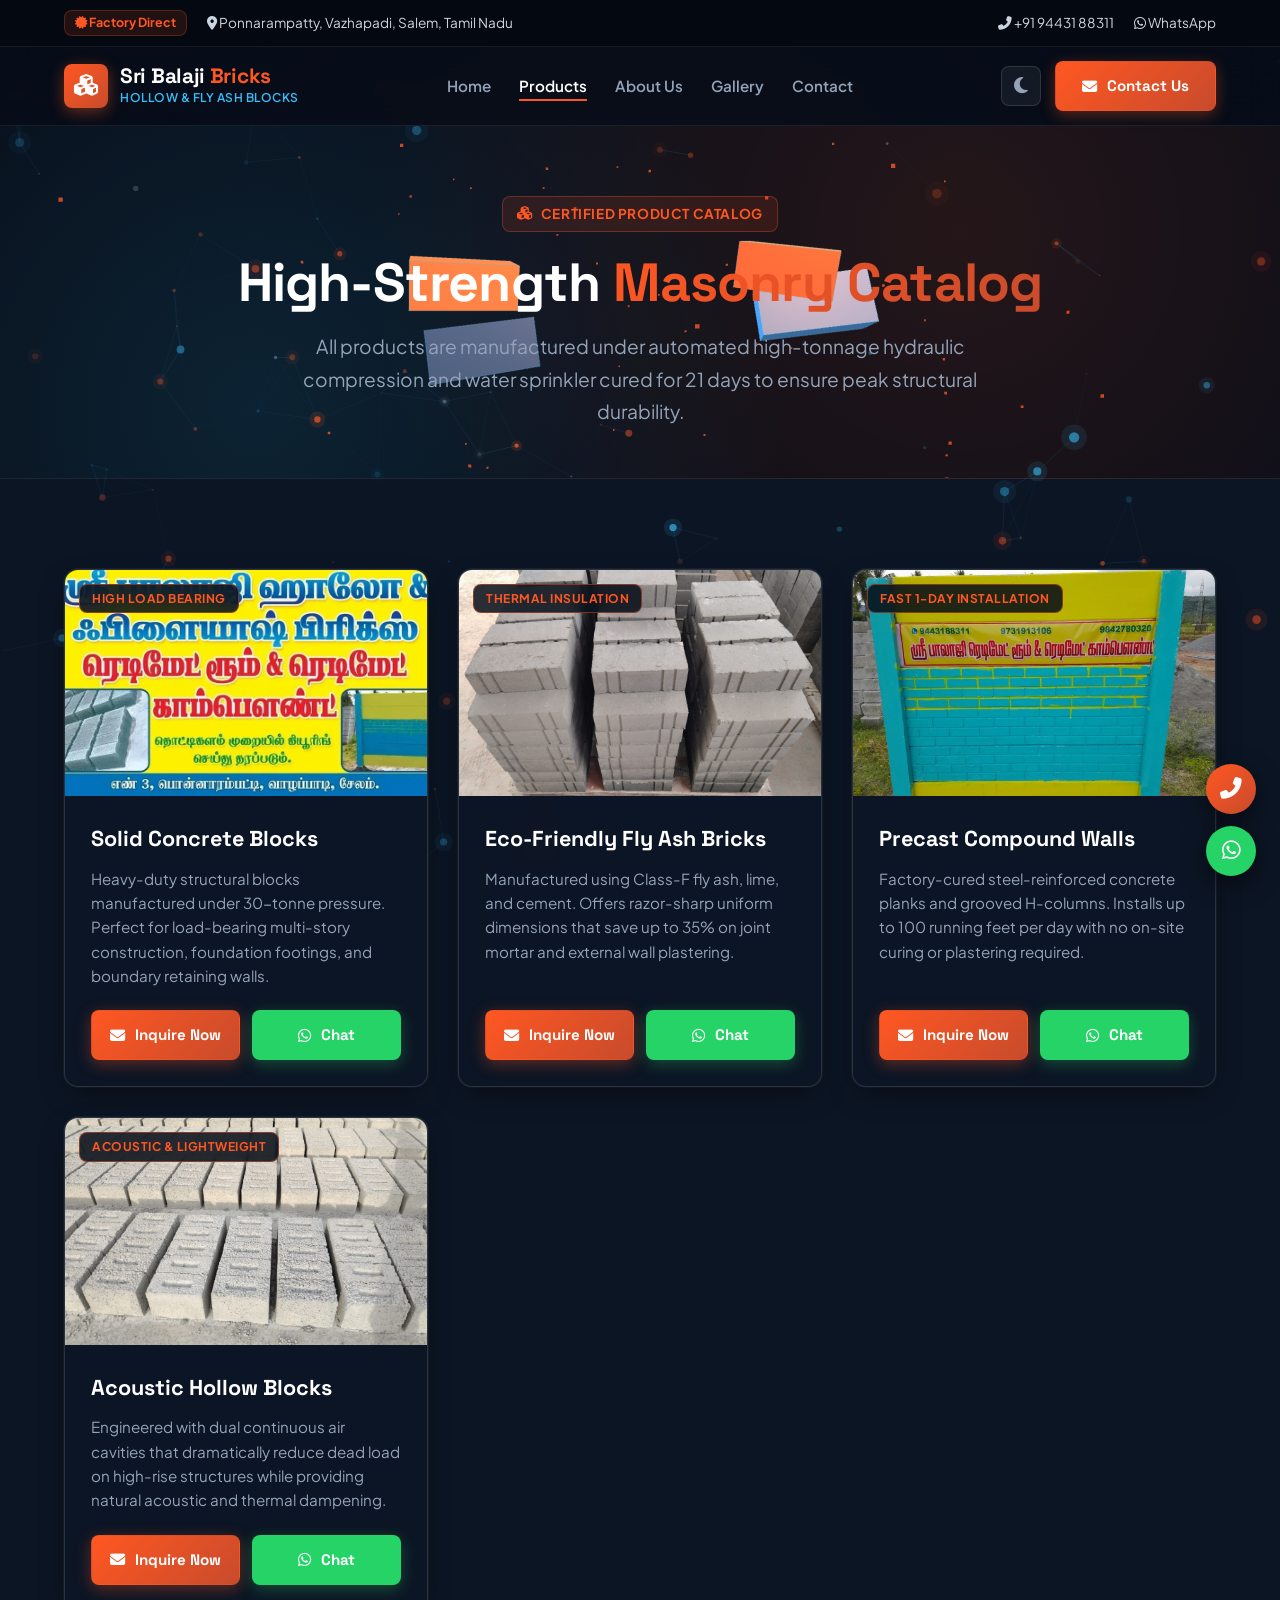
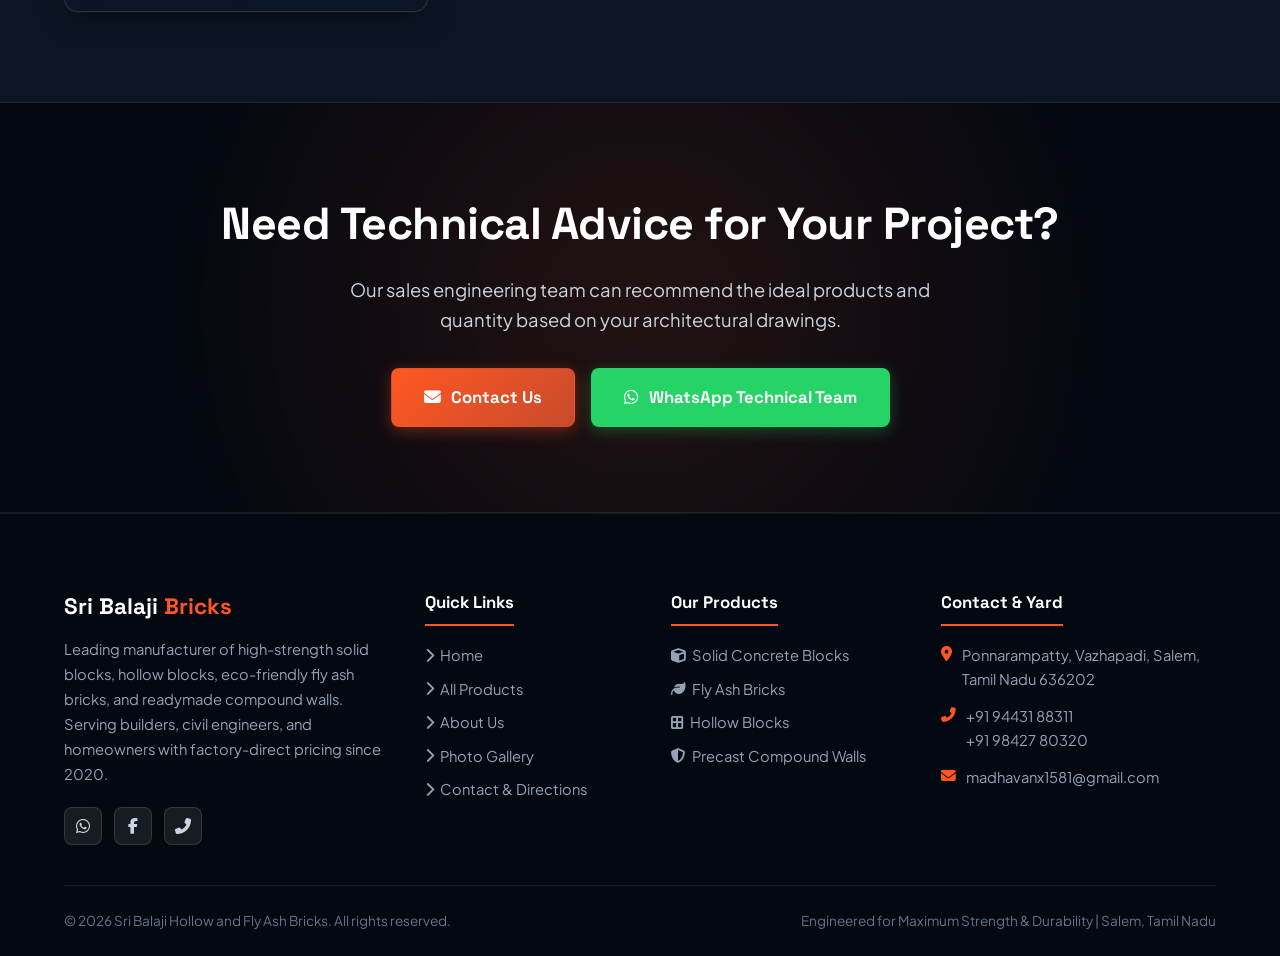
<file: products.html>
<!DOCTYPE html>
<html lang="en">
<head>
    <meta charset="UTF-8">
    <meta name="viewport" content="width=device-width, initial-scale=1.0">
    <meta name="description" content="Explore heavy-duty solid blocks, eco-friendly fly ash bricks, hollow concrete blocks, and precast compound walls manufactured by Sri Balaji Bricks, Salem.">
    <title>Products & Technical Specifications | Sri Balaji Hollow and Fly Ash Bricks</title>
    
    <!-- Instant Theme Detection (Prevents theme flash) -->
    <script>
        (function() {
            var savedTheme = localStorage.getItem('sri_balaji_theme') || 'dark';
            document.documentElement.setAttribute('data-theme', savedTheme);
        })();
    </script>

    <!-- Google Fonts & Font Awesome -->
    <link rel="preconnect" href="https://fonts.googleapis.com">
    <link rel="preconnect" href="https://fonts.gstatic.com" crossorigin>
    <link href="https://fonts.googleapis.com/css2?family=Plus+Jakarta+Sans:wght@300;400;500;600;700;800&family=Space+Grotesk:wght@500;600;700;800&display=swap" rel="stylesheet">
    <link rel="stylesheet" href="https://cdnjs.cloudflare.com/ajax/libs/font-awesome/6.4.0/css/all.min.css">
    
    <link rel="stylesheet" href="styles.css">
</head>
<body>

    <!-- Global Interactive 3D Particle Canvas -->
    <canvas id="bgParticlesCanvas" class="global-particles-canvas"></canvas>

    <!-- Top Announcement Bar -->
    <div class="top-bar">
        <div class="container">
            <div class="top-bar-left">
                <span class="top-badge"><i class="fas fa-certificate"></i> Factory Direct</span>
                <span><i class="fas fa-map-marker-alt"></i> Ponnarampatty, Vazhapadi, Salem, Tamil Nadu</span>
            </div>
            <div class="top-bar-right">
                <a href="tel:+919443188311"><i class="fas fa-phone-alt"></i> +91 94431 88311</a>
                <a href="https://wa.me/919443188311?text=Hello%20Sri%20Balaji%20Bricks,%20I%20would%20like%20to%20inquire%20about%20your%20products." target="_blank"><i class="fab fa-whatsapp"></i> WhatsApp</a>
            </div>
        </div>
    </div>

    <!-- Navigation Header -->
    <nav class="navbar" id="navbar">
        <div class="container">
            <a href="index.html" class="logo" aria-label="Sri Balaji Bricks Home">
                <div class="logo-icon-box">
                    <i class="fas fa-cubes"></i>
                </div>
                <div class="logo-text">
                    <div class="logo-brand">Sri Balaji <span>Bricks</span></div>
                    <div class="logo-sub">Hollow & Fly Ash Blocks</div>
                </div>
            </a>

            <ul class="nav-links">
                <li><a href="index.html">Home</a></li>
                <li><a href="products.html" class="active">Products</a></li>
                <li><a href="about.html">About Us</a></li>
                <li><a href="gallery.html">Gallery</a></li>
                <li><a href="contact.html">Contact</a></li>
            </ul>

            <div class="nav-actions">
                <button class="theme-toggle-btn" id="themeToggleBtn" aria-label="Toggle Theme" title="Switch Dark / Light Theme">
                    <i class="fas fa-sun theme-icon-sun"></i>
                    <i class="fas fa-moon theme-icon-moon"></i>
                </button>
                <a href="contact.html" class="btn btn-primary nav-btn-contact">
                    <i class="fas fa-envelope"></i> Contact Us
                </a>
                <button class="hamburger" id="hamburgerBtn" aria-label="Toggle navigation menu">
                    <span></span>
                    <span></span>
                    <span></span>
                </button>
            </div>
        </div>
    </nav>

    <!-- Page Header Hero with Interactive 3D WebGL Canvas -->
    <header class="hero" style="padding: 70px 0 50px;">
        <canvas id="hero3dCanvas" class="hero-webgl-canvas"></canvas>
        <div class="container" style="text-align: center; position: relative; z-index: 2;">
            <div class="hero-tag">
                <i class="fas fa-cubes"></i> Certified Product Catalog
            </div>
            <h1 class="hero-title" style="margin-bottom: 16px;">
                High-Strength <span>Masonry Catalog</span>
            </h1>
            <p class="hero-subtitle" style="max-width: 680px; margin: 0 auto;">
                All products are manufactured under automated high-tonnage hydraulic compression and water sprinkler cured for 21 days to ensure peak structural durability.
            </p>
        </div>
    </header>

    <!-- Detailed Products Grid -->
    <section class="section-products">
        <div class="container">
            <div class="products-grid">
                
                <!-- Product 1: Solid Blocks -->
                <div class="tilt-card">
                    <div class="product-img-box">
                        <img src="image1.webp" alt="Solid Concrete Blocks">
                        <span class="product-pill">High Load Bearing</span>
                    </div>
                    <div class="product-body">
                        <h3 class="product-title">Solid Concrete Blocks</h3>
                        <p class="product-desc">Heavy-duty structural blocks manufactured under 30-tonne pressure. Perfect for load-bearing multi-story construction, foundation footings, and boundary retaining walls.</p>
                        <div class="product-actions">
                            <a href="contact.html" class="btn btn-primary"><i class="fas fa-envelope"></i> Inquire Now</a>
                            <a href="https://wa.me/919443188311?text=Hello%20Sri%20Balaji%20Bricks,%20I%20would%20like%20to%20inquire%20about%20Solid%20Blocks." target="_blank" class="btn btn-whatsapp"><i class="fab fa-whatsapp"></i> Chat</a>
                        </div>
                    </div>
                </div>

                <!-- Product 2: Fly Ash Bricks -->
                <div class="tilt-card">
                    <div class="product-img-box">
                        <img src="image4.jpg" alt="Eco Fly Ash Bricks">
                        <span class="product-pill">Thermal Insulation</span>
                    </div>
                    <div class="product-body">
                        <h3 class="product-title">Eco-Friendly Fly Ash Bricks</h3>
                        <p class="product-desc">Manufactured using Class-F fly ash, lime, and cement. Offers razor-sharp uniform dimensions that save up to 35% on joint mortar and external wall plastering.</p>
                        <div class="product-actions">
                            <a href="contact.html" class="btn btn-primary"><i class="fas fa-envelope"></i> Inquire Now</a>
                            <a href="https://wa.me/919443188311?text=Hello%20Sri%20Balaji%20Bricks,%20I%20would%20like%20to%20inquire%20about%20Fly%20Ash%20Bricks." target="_blank" class="btn btn-whatsapp"><i class="fab fa-whatsapp"></i> Chat</a>
                        </div>
                    </div>
                </div>

                <!-- Product 3: Compound Wall -->
                <div class="tilt-card">
                    <div class="product-img-box">
                        <img src="image2.webp" alt="Precast Readymade Compound Wall">
                        <span class="product-pill">Fast 1-Day Installation</span>
                    </div>
                    <div class="product-body">
                        <h3 class="product-title">Precast Compound Walls</h3>
                        <p class="product-desc">Factory-cured steel-reinforced concrete planks and grooved H-columns. Installs up to 100 running feet per day with no on-site curing or plastering required.</p>
                        <div class="product-actions">
                            <a href="contact.html" class="btn btn-primary"><i class="fas fa-envelope"></i> Inquire Now</a>
                            <a href="https://wa.me/919443188311?text=Hello%20Sri%20Balaji%20Bricks,%20I%20would%20like%20to%20inquire%20about%20Compound%20Walls." target="_blank" class="btn btn-whatsapp"><i class="fab fa-whatsapp"></i> Chat</a>
                        </div>
                    </div>
                </div>

                <!-- Product 4: Hollow Blocks -->
                <div class="tilt-card">
                    <div class="product-img-box">
                        <img src="image7.jpg" alt="Acoustic Hollow Concrete Blocks">
                        <span class="product-pill">Acoustic & Lightweight</span>
                    </div>
                    <div class="product-body">
                        <h3 class="product-title">Acoustic Hollow Blocks</h3>
                        <p class="product-desc">Engineered with dual continuous air cavities that dramatically reduce dead load on high-rise structures while providing natural acoustic and thermal dampening.</p>
                        <div class="product-actions">
                            <a href="contact.html" class="btn btn-primary"><i class="fas fa-envelope"></i> Inquire Now</a>
                            <a href="https://wa.me/919443188311?text=Hello%20Sri%20Balaji%20Bricks,%20I%20would%20like%20to%20inquire%20about%20Hollow%20Blocks." target="_blank" class="btn btn-whatsapp"><i class="fab fa-whatsapp"></i> Chat</a>
                        </div>
                    </div>
                </div>

            </div>
        </div>
    </section>

    <!-- Call to Action Banner -->
    <section class="section-cta">
        <div class="container">
            <h2>Need Technical Advice for Your Project?</h2>
            <p>Our sales engineering team can recommend the ideal products and quantity based on your architectural drawings.</p>
            <div class="cta-btns">
                <a href="contact.html" class="btn btn-primary btn-lg"><i class="fas fa-envelope"></i> Contact Us</a>
                <a href="https://wa.me/919443188311?text=Hello%20Sri%20Balaji%20Bricks,%20I%20need%20a%20technical%20consultation." target="_blank" class="btn btn-whatsapp btn-lg"><i class="fab fa-whatsapp"></i> WhatsApp Technical Team</a>
            </div>
        </div>
    </section>

    <!-- Floating Contact Actions -->
    <div class="floating-contact-stack">
        <button class="floating-action-btn btn-float-top" id="scrollTopBtn" title="Back to Top" aria-label="Scroll to top">
            <i class="fas fa-arrow-up"></i>
        </button>
        <a href="tel:+919443188311" class="floating-action-btn btn-float-call" title="Call Us Directly" aria-label="Call Sri Balaji Bricks">
            <i class="fas fa-phone-alt"></i>
        </a>
        <a href="https://wa.me/919443188311?text=Hello%20Sri%20Balaji%20Bricks,%20I%20would%20like%20to%20inquire%20about%20your%20products." target="_blank" class="floating-action-btn btn-float-whatsapp" title="WhatsApp Us" aria-label="Chat on WhatsApp">
            <i class="fab fa-whatsapp"></i>
        </a>
    </div>

    <!-- Modern Corporate Footer -->
    <footer class="footer">
        <div class="container">
            <div class="footer-content">
                <div class="footer-brand">
                    <h3>Sri Balaji <span>Bricks</span></h3>
                    <p>
                        Leading manufacturer of high-strength solid blocks, hollow blocks, eco-friendly fly ash bricks, and readymade compound walls. Serving builders, civil engineers, and homeowners with factory-direct pricing since 2020.
                    </p>
                    <div class="footer-social-row">
                        <a href="https://wa.me/919443188311" target="_blank" class="footer-social-link" aria-label="WhatsApp"><i class="fab fa-whatsapp"></i></a>
                        <a href="https://www.facebook.com/profile.php?id=61577750780988" target="_blank" class="footer-social-link" aria-label="Facebook"><i class="fab fa-facebook-f"></i></a>
                        <a href="tel:+919443188311" class="footer-social-link" aria-label="Phone"><i class="fas fa-phone-alt"></i></a>
                    </div>
                </div>

                <div class="footer-col">
                    <h4>Quick Links</h4>
                    <div class="footer-nav">
                        <a href="index.html"><i class="fas fa-chevron-right"></i> Home</a>
                        <a href="products.html"><i class="fas fa-chevron-right"></i> All Products</a>
                        <a href="about.html"><i class="fas fa-chevron-right"></i> About Us</a>
                        <a href="gallery.html"><i class="fas fa-chevron-right"></i> Photo Gallery</a>
                        <a href="contact.html"><i class="fas fa-chevron-right"></i> Contact & Directions</a>
                    </div>
                </div>

                <div class="footer-col">
                    <h4>Our Products</h4>
                    <div class="footer-nav">
                        <a href="products.html"><i class="fas fa-cube"></i> Solid Concrete Blocks</a>
                        <a href="products.html"><i class="fas fa-leaf"></i> Fly Ash Bricks</a>
                        <a href="products.html"><i class="fas fa-border-all"></i> Hollow Blocks</a>
                        <a href="products.html"><i class="fas fa-shield-alt"></i> Precast Compound Walls</a>
                    </div>
                </div>

                <div class="footer-col">
                    <h4>Contact & Yard</h4>
                    <div class="footer-contact-row">
                        <i class="fas fa-map-marker-alt"></i>
                        <span>Ponnarampatty, Vazhapadi, Salem, Tamil Nadu 636202</span>
                    </div>
                    <div class="footer-contact-row">
                        <i class="fas fa-phone-alt"></i>
                        <span><a href="tel:+919443188311">+91 94431 88311</a><br><a href="tel:+919842780320">+91 98427 80320</a></span>
                    </div>
                    <div class="footer-contact-row">
                        <i class="fas fa-envelope"></i>
                        <span>madhavanx1581@gmail.com</span>
                    </div>
                </div>
            </div>

            <div class="footer-bottom">
                <p>&copy; 2026 Sri Balaji Hollow and Fly Ash Bricks. All rights reserved.</p>
                <p>Engineered for Maximum Strength & Durability | Salem, Tamil Nadu</p>
            </div>
        </div>
    </footer>

    <!-- Three.js 3D WebGL Library & Script -->
    <script src="three.min.js"></script>
    <script src="script.js"></script>
</body>
</html>
</file>
<file: styles.css>
/* ==========================================================================
   SRI BALAJI HOLLOW AND FLY ASH BRICKS - PREMIUM 3D ARCHITECTURAL EXPERIENCE
   Dual Dark/Light Theme, Interactive 3D WebGL & Particle Physics, Highly Responsive
   ========================================================================== */

/* --- Fonts --- */
@import url('https://fonts.googleapis.com/css2?family=Plus+Jakarta+Sans:wght@300;400;500;600;700;800&family=Space+Grotesk:wght@500;600;700;800&display=swap');

/* --- Design Tokens: Dark Theme (Default) --- */
:root, [data-theme="dark"] {
    --bg-dark: #070d18;
    --bg-dark-deep: #040810;
    --bg-surface: #0c1524;
    --bg-card: rgba(14, 23, 38, 0.78);
    --bg-card-hover: rgba(20, 33, 54, 0.92);
    --bg-card-solid: #0d1829;
    --navbar-bg: rgba(7, 13, 24, 0.88);
    --navbar-scrolled: rgba(7, 13, 24, 0.98);
    
    --border-subtle: rgba(255, 255, 255, 0.08);
    --border-card: rgba(255, 255, 255, 0.12);
    --border-accent: rgba(255, 87, 34, 0.45);
    
    --text-primary: #f8fafc;
    --text-secondary: #94a3b8;
    --text-muted: #64748b;
    --text-white: #ffffff;

    --brick-accent: #ff5722;
    --brick-hover: #f4511e;
    --brick-gradient: linear-gradient(135deg, #ff5722 0%, #c84b2c 100%);
    --brick-soft: rgba(255, 87, 34, 0.12);
    --brick-glow: rgba(255, 87, 34, 0.35);

    --primary-blue: #0f2942;
    --accent-blue: #38bdf8;
    --accent-blue-soft: rgba(56, 189, 248, 0.12);
    --success: #22c55e;
    --warning: #f59e0b;

    --font-heading: 'Space Grotesk', -apple-system, BlinkMacSystemFont, 'Segoe UI', Roboto, sans-serif;
    --font-body: 'Plus Jakarta Sans', -apple-system, BlinkMacSystemFont, 'Segoe UI', Roboto, sans-serif;

    --shadow-card: 0 10px 30px -10px rgba(0, 0, 0, 0.6), 0 0 0 1px rgba(255, 255, 255, 0.05);
    --shadow-glow: 0 0 30px rgba(255, 87, 34, 0.28);
    --shadow-glow-blue: 0 0 30px rgba(56, 189, 248, 0.2);

    --radius-sm: 8px;
    --radius-md: 14px;
    --radius-lg: 20px;
    --radius-full: 9999px;

    --transition: all 0.25s cubic-bezier(0.16, 1, 0.3, 1);
}

/* --- Design Tokens: Light Theme --- */
[data-theme="light"] {
    --bg-dark: #f8fafc;
    --bg-dark-deep: #0f172a;
    --bg-surface: #ffffff;
    --bg-card: rgba(255, 255, 255, 0.94);
    --bg-card-hover: #ffffff;
    --bg-card-solid: #f1f5f9;
    --navbar-bg: rgba(255, 255, 255, 0.92);
    --navbar-scrolled: rgba(255, 255, 255, 0.98);
    
    --border-subtle: rgba(15, 23, 42, 0.08);
    --border-card: rgba(15, 23, 42, 0.12);
    --border-accent: rgba(200, 75, 44, 0.4);
    
    --text-primary: #0f172a;
    --text-secondary: #475569;
    --text-muted: #64748b;
    --text-white: #0f172a;

    --brick-accent: #c84b2c;
    --brick-hover: #b03d20;
    --brick-gradient: linear-gradient(135deg, #c84b2c 0%, #a8381c 100%);
    --brick-soft: rgba(200, 75, 44, 0.08);
    --brick-glow: rgba(200, 75, 44, 0.25);

    --primary-blue: #0f2942;
    --accent-blue: #0284c7;
    --accent-blue-soft: rgba(2, 132, 199, 0.1);
    --success: #16a34a;
    --warning: #d97706;

    --shadow-card: 0 10px 25px -5px rgba(15, 23, 42, 0.08), 0 0 0 1px rgba(15, 23, 42, 0.05);
    --shadow-glow: 0 0 25px rgba(200, 75, 44, 0.2);
    --shadow-glow-blue: 0 0 25px rgba(2, 132, 199, 0.15);
}

/* --- Base & Reset --- */
*, *::before, *::after {
    margin: 0;
    padding: 0;
    box-sizing: border-box;
    cursor: auto !important; /* Enforce standard native system cursor */
}

a, button, input, select, textarea, [role="button"], .filter-btn, .hamburger, .tilt-card, .product-card, .gallery-card, .theme-toggle-btn {
    cursor: pointer !important;
}

html {
    scroll-behavior: smooth;
    font-size: 16px;
    overflow-x: hidden;
    background-color: var(--bg-dark);
}

body {
    font-family: var(--font-body);
    color: var(--text-primary);
    background-color: var(--bg-dark);
    line-height: 1.6;
    -webkit-font-smoothing: antialiased;
    -moz-osx-font-smoothing: grayscale;
    overflow-x: hidden;
    position: relative;
    transition: background-color 0.3s ease, color 0.3s ease;
}

/* Global Interactive Particle Canvas (Behind content on all pages) */
.global-particles-canvas {
    position: fixed;
    top: 0;
    left: 0;
    width: 100vw;
    height: 100vh;
    pointer-events: none;
    z-index: 1;
}

/* Ambient Mouse Following Background Glow */
body::before {
    content: '';
    position: fixed;
    top: 0;
    left: 0;
    width: 100vw;
    height: 100vh;
    pointer-events: none;
    z-index: 0;
    background: radial-gradient(600px circle at var(--mouse-x, 50vw) var(--mouse-y, 40vh), var(--brick-soft), transparent 80%),
                radial-gradient(800px circle at calc(100vw - var(--mouse-x, 50vw)) calc(100vh - var(--mouse-y, 40vh)), var(--accent-blue-soft), transparent 80%);
    transition: background 0.15s ease-out;
}

img {
    max-width: 100%;
    height: auto;
    display: block;
}

a {
    color: inherit;
    text-decoration: none;
    transition: var(--transition);
}

ul {
    list-style: none;
}

.container {
    width: 100%;
    max-width: 1200px;
    margin: 0 auto;
    padding: 0 24px;
    position: relative;
    z-index: 2;
}

/* --- Theme Toggle Switch Button --- */
.theme-toggle-btn {
    width: 40px;
    height: 40px;
    border-radius: var(--radius-sm);
    background: rgba(255, 255, 255, 0.06);
    border: 1px solid var(--border-card);
    display: flex;
    align-items: center;
    justify-content: center;
    color: var(--text-secondary);
    font-size: 1.15rem;
    transition: var(--transition);
    position: relative;
    overflow: hidden;
}

[data-theme="light"] .theme-toggle-btn {
    background: rgba(15, 23, 42, 0.06);
    color: #f59e0b;
}

.theme-toggle-btn:hover {
    border-color: var(--brick-accent);
    color: var(--brick-accent);
    transform: scale(1.08);
}

.theme-icon-sun {
    display: none;
}
.theme-icon-moon {
    display: block;
}

[data-theme="light"] .theme-icon-sun {
    display: block;
    color: #d97706;
}
[data-theme="light"] .theme-icon-moon {
    display: none;
}

/* --- Buttons --- */
.btn {
    display: inline-flex;
    align-items: center;
    gap: 10px;
    padding: 12px 26px;
    font-family: var(--font-heading);
    font-size: 0.95rem;
    font-weight: 700;
    border-radius: var(--radius-sm);
    border: 1px solid transparent;
    transition: var(--transition);
    text-align: center;
    white-space: nowrap;
    position: relative;
    overflow: hidden;
}

.btn-primary {
    background: var(--brick-gradient);
    color: #ffffff !important;
    box-shadow: 0 4px 15px rgba(255, 87, 34, 0.35);
}

.btn-primary:hover {
    transform: translateY(-2px);
    box-shadow: 0 8px 25px rgba(255, 87, 34, 0.5);
    color: #ffffff !important;
}

.btn-outline {
    background: rgba(255, 255, 255, 0.04);
    border: 1px solid var(--border-card);
    color: var(--text-primary);
    backdrop-filter: blur(8px);
}

[data-theme="light"] .btn-outline {
    background: #ffffff;
    border-color: var(--border-card);
}

.btn-outline:hover {
    background: rgba(255, 255, 255, 0.1);
    border-color: var(--brick-accent);
    color: var(--brick-accent);
    transform: translateY(-2px);
}

.btn-whatsapp {
    background-color: #25d366;
    color: #ffffff !important;
    box-shadow: 0 4px 15px rgba(37, 211, 102, 0.3);
}

.btn-whatsapp:hover {
    background-color: #1ebc59;
    box-shadow: 0 6px 20px rgba(37, 211, 102, 0.45);
    transform: translateY(-2px);
    color: #ffffff !important;
}

.btn-sm {
    padding: 8px 16px;
    font-size: 0.85rem;
}

.btn-lg {
    padding: 15px 32px;
    font-size: 1.05rem;
}

/* --- Section Headings --- */
.section-heading {
    text-align: center;
    max-width: 720px;
    margin: 0 auto 50px;
    position: relative;
    z-index: 2;
}

.section-heading h2 {
    font-family: var(--font-heading);
    font-size: clamp(2rem, 3.5vw, 2.8rem);
    font-weight: 800;
    color: var(--text-white);
    line-height: 1.2;
    margin-bottom: 14px;
    letter-spacing: -0.5px;
}

.section-heading p {
    font-size: 1.05rem;
    color: var(--text-secondary);
    line-height: 1.7;
}

/* --- Top Announcement Bar --- */
.top-bar {
    background-color: var(--bg-dark-deep);
    color: #cbd5e1;
    font-size: 0.85rem;
    padding: 10px 0;
    border-bottom: 1px solid var(--border-subtle);
    position: relative;
    z-index: 100;
}

.top-bar .container {
    display: flex;
    justify-content: space-between;
    align-items: center;
    flex-wrap: wrap;
    gap: 12px;
}

.top-bar-left, .top-bar-right {
    display: flex;
    align-items: center;
    gap: 20px;
}

.top-badge {
    background: var(--brick-soft);
    color: var(--brick-accent);
    padding: 2px 10px;
    border-radius: var(--radius-sm);
    font-weight: 700;
    font-size: 0.78rem;
    border: 1px solid rgba(255, 87, 34, 0.25);
}

.top-bar-right a:hover {
    color: var(--brick-accent);
}

/* --- Navigation Header --- */
.navbar {
    background: var(--navbar-bg);
    backdrop-filter: blur(16px);
    -webkit-backdrop-filter: blur(16px);
    border-bottom: 1px solid var(--border-subtle);
    position: sticky;
    top: 0;
    z-index: 1000;
    padding: 14px 0;
    transition: var(--transition);
}

.navbar.scrolled {
    background: var(--navbar-scrolled);
    box-shadow: 0 10px 30px rgba(0, 0, 0, 0.2);
    border-bottom-color: var(--border-card);
}

.navbar .container {
    display: flex;
    justify-content: space-between;
    align-items: center;
}

/* Logo */
.logo {
    display: flex;
    align-items: center;
    gap: 12px;
}

.logo-icon-box {
    width: 44px;
    height: 44px;
    background: var(--brick-gradient);
    color: #ffffff;
    border-radius: var(--radius-sm);
    display: flex;
    align-items: center;
    justify-content: center;
    font-size: 1.35rem;
    box-shadow: 0 4px 15px rgba(255, 87, 34, 0.4);
}

.logo-text {
    display: flex;
    flex-direction: column;
}

.logo-brand {
    font-family: var(--font-heading);
    font-size: 1.3rem;
    font-weight: 800;
    color: var(--text-white);
    line-height: 1.1;
    letter-spacing: -0.3px;
}

.logo-brand span {
    color: var(--brick-accent);
}

.logo-sub {
    font-size: 0.75rem;
    font-weight: 600;
    color: var(--accent-blue);
    letter-spacing: 0.5px;
    text-transform: uppercase;
}

/* Nav Links */
.nav-links {
    display: flex;
    align-items: center;
    gap: 28px;
}

.nav-links a {
    font-size: 0.95rem;
    font-weight: 600;
    color: var(--text-secondary);
    position: relative;
    padding: 6px 0;
    transition: var(--transition);
}

.nav-links a:hover, .nav-links a.active {
    color: var(--text-white);
}

.nav-links a::after {
    content: '';
    position: absolute;
    bottom: 0;
    left: 0;
    width: 0;
    height: 2px;
    background: var(--brick-accent);
    transition: width 0.25s ease;
}

.nav-links a:hover::after, .nav-links a.active::after {
    width: 100%;
}

.nav-actions {
    display: flex;
    align-items: center;
    gap: 14px;
}

/* Hamburger */
.hamburger {
    display: none;
    flex-direction: column;
    justify-content: space-between;
    width: 32px;
    height: 22px;
    background: transparent;
    border: none;
    padding: 0;
    z-index: 1001;
}

.hamburger span {
    width: 100%;
    height: 3px;
    background-color: var(--text-white);
    border-radius: 3px;
    transition: var(--transition);
}

.hamburger.is-active span:nth-child(1) {
    transform: translateY(9.5px) rotate(45deg);
}

.hamburger.is-active span:nth-child(2) {
    opacity: 0;
}

.hamburger.is-active span:nth-child(3) {
    transform: translateY(-9.5px) rotate(-45deg);
}

/* Mobile Nav Drawer */
.mobile-nav-overlay {
    position: fixed;
    top: 0;
    left: 0;
    width: 100%;
    height: 100%;
    background: rgba(0, 0, 0, 0.75);
    backdrop-filter: blur(8px);
    z-index: 10001;
    opacity: 0;
    visibility: hidden;
    transition: var(--transition);
}

.mobile-nav-overlay.is-open {
    opacity: 1;
    visibility: visible;
}

.mobile-nav-drawer {
    position: fixed;
    top: 0;
    right: 0;
    width: 82%;
    max-width: 340px;
    height: 100%;
    background-color: var(--bg-surface);
    border-left: 1px solid var(--border-card);
    z-index: 10002;
    padding: 30px 24px;
    display: flex;
    flex-direction: column;
    transform: translateX(100%);
    transition: transform 0.35s cubic-bezier(0.16, 1, 0.3, 1);
    box-shadow: -10px 0 40px rgba(0, 0, 0, 0.5);
}

.mobile-nav-drawer.is-open,
.mobile-nav-overlay.is-open .mobile-nav-drawer {
    transform: translateX(0);
}

.mobile-drawer-header,
.mobile-nav-header {
    margin-bottom: 24px;
    padding-bottom: 18px;
    border-bottom: 1px solid var(--border-subtle);
    display: flex;
    justify-content: space-between;
    align-items: center;
}

.mobile-nav-close {
    background: transparent;
    border: none;
    font-size: 1.35rem;
    color: var(--text-secondary);
    width: 38px;
    height: 38px;
    display: flex;
    align-items: center;
    justify-content: center;
    border-radius: var(--radius-sm);
    transition: var(--transition);
}

.mobile-nav-close:hover {
    color: var(--brick-accent);
    background: var(--brick-soft);
}

.mobile-links,
.mobile-nav-links {
    display: flex;
    flex-direction: column;
    gap: 6px;
    margin-bottom: 24px;
}

.mobile-links a,
.mobile-nav-links a {
    display: flex;
    align-items: center;
    gap: 12px;
    padding: 13px 14px;
    font-size: 1.05rem;
    font-weight: 600;
    color: var(--text-secondary);
    border-radius: var(--radius-sm);
    transition: var(--transition);
}

.mobile-links a i,
.mobile-nav-links a i {
    width: 22px;
    color: var(--brick-accent);
}

.mobile-links a:hover,
.mobile-links a.active,
.mobile-nav-links a:hover,
.mobile-nav-links a.active {
    background-color: var(--brick-soft);
    color: var(--brick-accent);
}

.mobile-drawer-footer,
.mobile-nav-footer {
    margin-top: auto;
    padding-top: 20px;
    border-top: 1px solid var(--border-subtle);
    display: flex;
    flex-direction: column;
    gap: 10px;
}

.mobile-drawer-footer .btn {
    width: 100%;
    justify-content: center;
}

/* ==========================================================================
   3D HERO SECTION (Interactive WebGL Three.js Scene)
   ========================================================================== */
.hero {
    position: relative;
    padding: 90px 0 80px;
    overflow: hidden;
    background: radial-gradient(circle at 75% 30%, var(--brick-soft) 0%, transparent 60%),
                radial-gradient(circle at 20% 80%, var(--accent-blue-soft) 0%, transparent 50%),
                var(--bg-dark);
    border-bottom: 1px solid var(--border-subtle);
}

.hero-webgl-canvas {
    position: absolute;
    top: 0;
    left: 0;
    width: 100%;
    height: 100%;
    z-index: 1;
    pointer-events: auto;
}

.hero-layout {
    display: grid;
    grid-template-columns: 1.15fr 0.85fr;
    gap: 48px;
    align-items: center;
    position: relative;
    z-index: 2;
    pointer-events: none;
}

.hero-text-content {
    text-align: left;
    pointer-events: auto;
}

.hero-tag {
    display: inline-flex;
    align-items: center;
    gap: 8px;
    background: var(--brick-soft);
    color: var(--brick-accent);
    padding: 6px 14px;
    border-radius: var(--radius-sm);
    font-size: 0.85rem;
    font-weight: 700;
    text-transform: uppercase;
    letter-spacing: 0.6px;
    margin-bottom: 20px;
    border: 1px solid rgba(255, 87, 34, 0.3);
}

.hero-title {
    font-family: var(--font-heading);
    font-size: clamp(2.3rem, 4.2vw, 3.8rem);
    font-weight: 800;
    color: var(--text-white);
    line-height: 1.15;
    margin-bottom: 20px;
    letter-spacing: -0.8px;
}

.hero-title span {
    background: var(--brick-gradient);
    -webkit-background-clip: text;
    -webkit-text-fill-color: transparent;
    display: inline-block;
}

.hero-subtitle {
    font-size: clamp(1.05rem, 1.8vw, 1.2rem);
    line-height: 1.7;
    color: var(--text-secondary);
    margin-bottom: 32px;
    max-width: 580px;
}

.hero-actions {
    display: flex;
    align-items: center;
    gap: 16px;
    flex-wrap: wrap;
    margin-bottom: 32px;
}

.hero-trust-list {
    display: flex;
    align-items: center;
    gap: 24px;
    flex-wrap: wrap;
    font-size: 0.9rem;
    font-weight: 600;
    color: var(--text-secondary);
}

.trust-item {
    display: flex;
    align-items: center;
    gap: 6px;
}

.trust-item i {
    color: var(--success);
}

/* 3D Visual Frame on Right of Hero */
.hero-visual-box {
    position: relative;
    pointer-events: auto;
}

.hero-image-frame {
    border-radius: var(--radius-md);
    overflow: hidden;
    box-shadow: var(--shadow-card);
    border: 1px solid var(--border-card);
    background: var(--bg-card);
    padding: 8px;
    backdrop-filter: blur(12px);
    transition: var(--transition);
}

.hero-image-frame:hover {
    border-color: var(--border-accent);
    box-shadow: var(--shadow-glow);
    transform: translateY(-4px);
}

.hero-image-frame img {
    border-radius: var(--radius-sm);
    width: 100%;
    height: auto;
    object-fit: cover;
}

/* ==========================================================================
   PRODUCTS SHOWCASE WITH 3D CARD TILT & SPOTLIGHT
   ========================================================================== */
.section-products {
    padding: 90px 0;
    background-color: var(--bg-surface);
    position: relative;
    border-bottom: 1px solid var(--border-subtle);
}

.products-grid {
    display: grid;
    grid-template-columns: repeat(auto-fit, minmax(min(100%, 340px), 1fr));
    gap: 28px;
}

/* 3D Tilt Card Component */
.tilt-card {
    background: var(--bg-card);
    border: 1px solid var(--border-card);
    border-radius: var(--radius-md);
    overflow: hidden;
    box-shadow: var(--shadow-card);
    display: flex;
    flex-direction: column;
    position: relative;
    transition: border-color 0.3s ease, box-shadow 0.3s ease, transform 0.2s ease;
    transform-style: preserve-3d;
    backdrop-filter: blur(14px);
    -webkit-backdrop-filter: blur(14px);
}

.tilt-card:hover {
    border-color: var(--border-accent);
    box-shadow: var(--shadow-glow);
}

.tilt-card::before {
    content: '';
    position: absolute;
    top: 0;
    left: 0;
    width: 100%;
    height: 100%;
    background: radial-gradient(400px circle at var(--card-mouse-x, 50%) var(--card-mouse-y, 50%), var(--brick-soft), transparent 70%);
    pointer-events: none;
    z-index: 3;
    opacity: 0;
    transition: opacity 0.3s ease;
}

.tilt-card:hover::before {
    opacity: 1;
}

.product-img-box {
    position: relative;
    width: 100%;
    aspect-ratio: 16/10;
    overflow: hidden;
    background-color: var(--bg-dark-deep);
}

.product-img-box img {
    width: 100%;
    height: 100%;
    object-fit: cover;
    transition: transform 0.4s ease;
}

.tilt-card:hover .product-img-box img {
    transform: scale(1.06);
}

.product-pill {
    position: absolute;
    top: 14px;
    left: 14px;
    background: rgba(7, 13, 24, 0.85);
    border: 1px solid var(--border-accent);
    color: #ff5722;
    padding: 4px 12px;
    border-radius: var(--radius-sm);
    font-size: 0.75rem;
    font-weight: 700;
    letter-spacing: 0.5px;
    text-transform: uppercase;
    backdrop-filter: blur(8px);
}

.product-body {
    padding: 26px;
    display: flex;
    flex-direction: column;
    flex-grow: 1;
}

.product-title {
    font-family: var(--font-heading);
    font-size: 1.35rem;
    font-weight: 700;
    color: var(--text-white);
    margin-bottom: 10px;
}

.product-desc {
    font-size: 0.95rem;
    color: var(--text-secondary);
    line-height: 1.6;
    margin-bottom: 22px;
    flex-grow: 1;
}

.product-specs {
    background: rgba(0, 0, 0, 0.15);
    border: 1px solid var(--border-subtle);
    border-radius: var(--radius-sm);
    padding: 12px 16px;
    margin-bottom: 22px;
    display: grid;
    grid-template-columns: 1fr 1fr;
    gap: 8px 14px;
    font-size: 0.85rem;
}

[data-theme="light"] .product-specs {
    background: var(--bg-card-solid);
}

.spec-line {
    display: flex;
    flex-direction: column;
}

.spec-line span:first-child {
    color: var(--text-muted);
    font-size: 0.78rem;
    font-weight: 500;
}

.spec-line span:last-child {
    color: var(--text-primary);
    font-weight: 700;
}

.product-actions {
    display: flex;
    gap: 12px;
}

.product-actions .btn {
    flex: 1;
    justify-content: center;
}

/* ==========================================================================
   FEATURES / ENGINEERING SECTION
   ========================================================================== */
.section-features {
    padding: 90px 0;
    background-color: var(--bg-dark);
    position: relative;
    border-bottom: 1px solid var(--border-subtle);
}

.features-grid {
    display: grid;
    grid-template-columns: repeat(auto-fit, minmax(min(100%, 340px), 1fr));
    gap: 26px;
}

.feature-box {
    background: var(--bg-card);
    border: 1px solid var(--border-card);
    border-radius: var(--radius-md);
    padding: 32px 26px;
    transition: var(--transition);
    backdrop-filter: blur(12px);
    position: relative;
}

.feature-box:hover {
    border-color: var(--border-accent);
    box-shadow: var(--shadow-glow);
    transform: translateY(-4px);
}

.feature-icon {
    width: 52px;
    height: 52px;
    border-radius: var(--radius-sm);
    background: var(--brick-soft);
    color: var(--brick-accent);
    display: flex;
    align-items: center;
    justify-content: center;
    font-size: 1.4rem;
    margin-bottom: 20px;
    border: 1px solid rgba(255, 87, 34, 0.25);
    transition: var(--transition);
}

.feature-box:hover .feature-icon {
    background: var(--brick-gradient);
    color: #ffffff;
    box-shadow: 0 4px 15px rgba(255, 87, 34, 0.4);
}

.feature-box h3 {
    font-family: var(--font-heading);
    font-size: 1.25rem;
    font-weight: 700;
    color: var(--text-white);
    margin-bottom: 12px;
}

.feature-box p {
    font-size: 0.95rem;
    color: var(--text-secondary);
    line-height: 1.65;
}

/* ==========================================================================
   GALLERY SECTION WITH CATEGORY FILTERS & LIGHTBOX
   ========================================================================== */
.section-gallery {
    padding: 90px 0;
    background-color: var(--bg-surface);
    border-bottom: 1px solid var(--border-subtle);
}

.gallery-filters {
    display: flex;
    justify-content: center;
    gap: 10px;
    flex-wrap: wrap;
    margin-bottom: 40px;
}

.filter-btn {
    padding: 10px 22px;
    border-radius: var(--radius-sm);
    border: 1px solid var(--border-card);
    background: rgba(255, 255, 255, 0.04);
    color: var(--text-secondary);
    font-weight: 600;
    font-size: 0.9rem;
    transition: var(--transition);
}

[data-theme="light"] .filter-btn {
    background: #ffffff;
}

.filter-btn:hover {
    border-color: var(--brick-accent);
    color: var(--brick-accent);
}

.filter-btn.active {
    background: var(--brick-gradient);
    color: #ffffff !important;
    border-color: var(--brick-accent);
    box-shadow: 0 4px 15px rgba(255, 87, 34, 0.35);
}

.gallery-grid {
    display: grid;
    grid-template-columns: repeat(auto-fill, minmax(min(100%, 260px), 1fr));
    gap: 22px;
}

.gallery-card {
    border-radius: var(--radius-sm);
    overflow: hidden;
    background: var(--bg-card);
    border: 1px solid var(--border-card);
    box-shadow: var(--shadow-card);
    transition: var(--transition);
    position: relative;
}

.gallery-card:hover {
    box-shadow: var(--shadow-glow);
    border-color: var(--border-accent);
    transform: translateY(-4px);
}

.gallery-card img {
    width: 100%;
    aspect-ratio: 4/3;
    object-fit: cover;
    transition: transform 0.4s ease;
}

.gallery-card:hover img {
    transform: scale(1.08);
}

.gallery-card-body {
    padding: 14px 18px;
    display: flex;
    justify-content: space-between;
    align-items: center;
    background: var(--bg-card);
    border-top: 1px solid var(--border-subtle);
}

.gallery-card-title {
    font-size: 0.92rem;
    font-weight: 700;
    color: var(--text-white);
}

.gallery-card-tag {
    font-size: 0.75rem;
    font-weight: 600;
    color: var(--brick-accent);
    background: var(--brick-soft);
    padding: 2px 8px;
    border-radius: var(--radius-sm);
    border: 1px solid rgba(255, 87, 34, 0.2);
}

/* Lightbox Modal */
.lightbox-modal {
    position: fixed;
    top: 0;
    left: 0;
    width: 100%;
    height: 100%;
    background: rgba(4, 8, 16, 0.94);
    backdrop-filter: blur(12px);
    display: flex;
    align-items: center;
    justify-content: center;
    z-index: 10000;
    opacity: 0;
    visibility: hidden;
    transition: opacity 0.25s ease, visibility 0.25s ease;
    padding: 20px;
}

.lightbox-modal.is-open {
    opacity: 1;
    visibility: visible;
}

.lightbox-content-box {
    position: relative;
    max-width: 900px;
    width: 100%;
    background: var(--bg-surface);
    border-radius: var(--radius-md);
    overflow: hidden;
    box-shadow: 0 25px 60px rgba(0, 0, 0, 0.8);
    border: 1px solid var(--border-card);
    transform: scale(0.95);
    transition: transform 0.25s ease;
}

.lightbox-modal.is-open .lightbox-content-box {
    transform: scale(1);
}

.lightbox-img-wrapper {
    width: 100%;
    max-height: 75vh;
    background: #000;
    display: flex;
    align-items: center;
    justify-content: center;
    overflow: hidden;
}

.lightbox-img-wrapper img {
    max-width: 100%;
    max-height: 75vh;
    object-fit: contain;
}

.lightbox-footer {
    padding: 16px 22px;
    display: flex;
    justify-content: space-between;
    align-items: center;
    background: var(--bg-card-solid);
    border-top: 1px solid var(--border-subtle);
}

.lightbox-title {
    font-family: var(--font-heading);
    font-weight: 700;
    color: var(--text-white);
    font-size: 1.05rem;
}

.lightbox-close-btn {
    position: absolute;
    top: 14px;
    right: 14px;
    width: 40px;
    height: 40px;
    border-radius: 50%;
    background: rgba(0, 0, 0, 0.7);
    color: #ffffff;
    border: 1px solid rgba(255, 255, 255, 0.2);
    display: flex;
    align-items: center;
    justify-content: center;
    font-size: 1.3rem;
    transition: var(--transition);
    z-index: 10;
}

.lightbox-close-btn:hover {
    background: var(--brick-accent);
}

/* ==========================================================================
   CALL TO ACTION BANNER
   ========================================================================== */
.section-cta {
    background: radial-gradient(circle at center, var(--brick-soft) 0%, var(--bg-dark-deep) 70%), var(--bg-dark-deep);
    color: #ffffff;
    padding: 85px 0;
    text-align: center;
    position: relative;
    border-bottom: 1px solid var(--border-subtle);
}

.section-cta h2 {
    font-family: var(--font-heading);
    font-size: clamp(2rem, 3.5vw, 2.8rem);
    font-weight: 800;
    margin-bottom: 16px;
    letter-spacing: -0.5px;
    color: #ffffff;
}

.section-cta p {
    font-size: 1.15rem;
    color: #cbd5e1;
    margin-bottom: 34px;
    max-width: 650px;
    margin-left: auto;
    margin-right: auto;
}

.cta-btns {
    display: flex;
    justify-content: center;
    gap: 16px;
    flex-wrap: wrap;
}

/* ==========================================================================
   CONTACT SECTION (SEPARATE DEDICATED PAGE)
   ========================================================================== */
.section-contact {
    padding: 80px 0;
    background-color: var(--bg-dark);
}

.contact-layout {
    display: grid;
    grid-template-columns: 1fr 1.25fr;
    gap: 36px;
}

.contact-info-list {
    display: flex;
    flex-direction: column;
    gap: 18px;
}

.info-card {
    background: var(--bg-card);
    border: 1px solid var(--border-card);
    border-radius: var(--radius-md);
    padding: 24px;
    display: flex;
    align-items: flex-start;
    gap: 18px;
    backdrop-filter: blur(12px);
    transition: var(--transition);
}

.info-card:hover {
    border-color: var(--border-accent);
    transform: translateY(-2px);
}

.info-icon {
    width: 48px;
    height: 48px;
    border-radius: var(--radius-sm);
    background: var(--brick-soft);
    color: var(--brick-accent);
    display: flex;
    align-items: center;
    justify-content: center;
    font-size: 1.35rem;
    flex-shrink: 0;
    border: 1px solid rgba(255, 87, 34, 0.25);
}

.info-details h4 {
    font-family: var(--font-heading);
    font-size: 1.15rem;
    color: var(--text-white);
    margin-bottom: 6px;
}

.info-details p, .info-details a {
    color: var(--text-secondary);
    font-size: 0.95rem;
    line-height: 1.6;
}

.contact-form-box {
    background: var(--bg-card);
    border: 1px solid var(--border-card);
    border-radius: var(--radius-md);
    padding: 36px;
    backdrop-filter: blur(14px);
    box-shadow: var(--shadow-card);
}

.contact-form-box h3 {
    font-family: var(--font-heading);
    font-size: 1.5rem;
    color: var(--text-white);
    margin-bottom: 8px;
}

.contact-form-box p {
    color: var(--text-secondary);
    margin-bottom: 24px;
    font-size: 0.95rem;
}

.form-row-2 {
    display: grid;
    grid-template-columns: 1fr 1fr;
    gap: 18px;
}

.form-group {
    margin-bottom: 20px;
}

.form-label {
    display: block;
    font-size: 0.88rem;
    font-weight: 600;
    color: var(--text-secondary);
    margin-bottom: 8px;
}

.form-input {
    width: 100%;
    padding: 13px 16px;
    border: 1px solid var(--border-card);
    border-radius: var(--radius-sm);
    font-size: 16px; /* 16px prevents iOS & Android browser auto-zoom on focus */
    color: var(--text-white);
    background: rgba(0, 0, 0, 0.25);
    transition: var(--transition);
    font-family: inherit;
}

[data-theme="light"] .form-input {
    background: #ffffff;
    color: var(--text-primary);
}

.form-input:focus {
    outline: none;
    border-color: var(--brick-accent);
    box-shadow: 0 0 0 3px rgba(255, 87, 34, 0.2);
}

select.form-input {
    background-color: var(--bg-surface);
}

textarea.form-input {
    resize: vertical;
    min-height: 110px;
}

/* FAQ Accordion */
.faq-box {
    margin-top: 60px;
}

.faq-list {
    display: flex;
    flex-direction: column;
    gap: 14px;
}

.faq-card {
    background: var(--bg-card);
    border: 1px solid var(--border-card);
    border-radius: var(--radius-sm);
    overflow: hidden;
    backdrop-filter: blur(10px);
}

.faq-card summary {
    padding: 18px 22px;
    font-weight: 700;
    font-size: 1rem;
    color: var(--text-white);
    list-style: none;
    display: flex;
    justify-content: space-between;
    align-items: center;
}

.faq-card summary::-webkit-details-marker {
    display: none;
}

.faq-card summary i {
    color: var(--brick-accent);
    transition: transform 0.25s ease;
}

.faq-card[open] summary i {
    transform: rotate(90deg);
}

.faq-text {
    padding: 0 22px 20px;
    color: var(--text-secondary);
    font-size: 0.95rem;
    line-height: 1.65;
}

/* ==========================================================================
   FLOATING ACTION BUTTONS (Clean, Native)
   ========================================================================== */
.floating-contact-stack {
    position: fixed;
    bottom: 24px;
    right: 24px;
    display: flex;
    flex-direction: column;
    gap: 12px;
    z-index: 999;
}

.floating-action-btn {
    width: 50px;
    height: 50px;
    border-radius: 50%;
    display: flex;
    align-items: center;
    justify-content: center;
    font-size: 1.35rem;
    color: #ffffff !important;
    box-shadow: 0 8px 25px rgba(0, 0, 0, 0.5);
    transition: var(--transition);
}

.btn-float-whatsapp {
    background-color: #25d366;
}

.btn-float-whatsapp:hover {
    background-color: #1ebc59;
    transform: scale(1.1);
}

.btn-float-call {
    background: var(--brick-gradient);
}

.btn-float-call:hover {
    transform: scale(1.1);
    box-shadow: 0 8px 25px rgba(255, 87, 34, 0.6);
}

.btn-float-top {
    background-color: var(--bg-surface);
    border: 1px solid var(--border-card);
    color: var(--text-white) !important;
    opacity: 0;
    visibility: hidden;
    transform: translateY(15px);
}

.btn-float-top.visible {
    opacity: 1;
    visibility: visible;
    transform: translateY(0);
}

.btn-float-top:hover {
    background: var(--brick-accent);
    color: #ffffff !important;
}

/* ==========================================================================
   MODERN CORPORATE FOOTER
   ========================================================================== */
.footer {
    background-color: var(--bg-dark-deep);
    color: #94a3b8;
    padding: 75px 0 24px;
    border-top: 1px solid var(--border-subtle);
    position: relative;
    z-index: 2;
}

.footer-content {
    display: grid;
    grid-template-columns: 1.5fr 1fr 1fr 1.2fr;
    gap: 36px;
    margin-bottom: 40px;
}

.footer-brand h3 {
    font-family: var(--font-heading);
    font-size: 1.4rem;
    color: #ffffff;
    margin-bottom: 12px;
}

.footer-brand h3 span {
    color: var(--brick-accent);
}

.footer-brand p {
    font-size: 0.92rem;
    line-height: 1.7;
    color: #94a3b8;
    margin-bottom: 20px;
}

.footer-social-row {
    display: flex;
    gap: 12px;
}

.footer-social-link {
    width: 38px;
    height: 38px;
    border-radius: var(--radius-sm);
    background: rgba(255, 255, 255, 0.08);
    border: 1px solid rgba(255, 255, 255, 0.12);
    display: flex;
    align-items: center;
    justify-content: center;
    color: #cbd5e1;
    transition: var(--transition);
}

.footer-social-link:hover {
    background: var(--brick-gradient);
    color: #ffffff;
    border-color: var(--brick-accent);
    transform: translateY(-2px);
}

.footer-col h4 {
    font-family: var(--font-heading);
    color: #ffffff;
    font-size: 1.05rem;
    margin-bottom: 18px;
    padding-bottom: 8px;
    border-bottom: 2px solid var(--brick-accent);
    display: inline-block;
}

.footer-nav {
    display: flex;
    flex-direction: column;
    gap: 10px;
}

.footer-nav a {
    color: #94a3b8;
    font-size: 0.92rem;
    display: inline-flex;
    align-items: center;
    gap: 6px;
    transition: var(--transition);
}

.footer-nav a:hover {
    color: var(--brick-accent);
    transform: translateX(4px);
}

.footer-contact-row {
    display: flex;
    align-items: flex-start;
    gap: 10px;
    margin-bottom: 14px;
    font-size: 0.92rem;
    color: #94a3b8;
}

.footer-contact-row i {
    color: var(--brick-accent);
    margin-top: 3px;
}

.footer-bottom {
    border-top: 1px solid rgba(255, 255, 255, 0.08);
    padding-top: 24px;
    display: flex;
    justify-content: space-between;
    align-items: center;
    flex-wrap: wrap;
    gap: 12px;
    font-size: 0.85rem;
    color: #64748b;
}

/* Toast Message */
.toast-msg {
    position: fixed;
    bottom: 28px;
    left: 50%;
    transform: translateX(-50%) translateY(80px);
    background: var(--bg-surface);
    border: 1px solid var(--border-accent);
    color: var(--text-white);
    padding: 14px 26px;
    border-radius: var(--radius-sm);
    box-shadow: 0 10px 30px rgba(0, 0, 0, 0.5), var(--shadow-glow);
    display: flex;
    align-items: center;
    gap: 12px;
    font-weight: 600;
    font-size: 0.95rem;
    z-index: 100000;
    opacity: 0;
    transition: transform 0.3s ease, opacity 0.3s ease;
}

.toast-msg.show {
    transform: translateX(-50%) translateY(0);
    opacity: 1;
}

.toast-msg i {
    color: var(--success);
}

/* ==========================================================================
   RESPONSIVE MEDIA QUERIES (DESKTOP, TABLET, ANDROID & MOBILE OPTIMIZED)
   ========================================================================== */

/* --- Desktop & Laptop High-Res Perfection (PC >= 993px) --- */
@media (min-width: 993px) {
    .hero {
        padding: 95px 0 85px;
    }
    .hero-layout {
        grid-template-columns: 1.15fr 0.85fr;
        gap: 52px;
    }
    .products-grid {
        grid-template-columns: repeat(auto-fit, minmax(320px, 1fr));
        gap: 30px;
    }
    .contact-layout {
        grid-template-columns: 1fr 1.35fr;
        gap: 40px;
    }
    .footer-content {
        grid-template-columns: 1.4fr 0.9fr 1fr 1.2fr;
        gap: 40px;
    }
}

/* --- Tablets & Smaller Laptops (<= 992px) --- */
@media (max-width: 992px) {
    .hero-layout {
        grid-template-columns: 1fr;
        gap: 36px;
        text-align: center;
    }

    .hero-text-content {
        text-align: center;
    }

    .hero-subtitle {
        margin-left: auto;
        margin-right: auto;
    }

    .hero-actions {
        justify-content: center;
    }

    .hero-trust-list {
        justify-content: center;
    }

    .hero-visual-box {
        max-width: 480px;
        margin: 0 auto;
    }

    .footer-content {
        grid-template-columns: 1fr 1fr;
        gap: 32px;
    }

    .contact-layout {
        grid-template-columns: 1fr;
        gap: 36px;
    }
}

/* --- Mobile Landscape & Tablets (<= 768px) --- */
@media (max-width: 768px) {
    .nav-links, .nav-actions .btn-primary {
        display: none !important;
    }

    .hamburger {
        display: flex;
    }

    .top-bar {
        display: none;
    }

    .hero {
        padding: 55px 0 40px;
    }

    .section-products, .section-features, .section-gallery, .section-contact {
        padding: 55px 0;
    }

    .section-heading {
        margin-bottom: 34px;
    }

    .section-heading h2 {
        font-size: clamp(1.6rem, 5vw, 2.2rem);
    }

    .section-heading p {
        font-size: 0.95rem;
    }

    .products-grid {
        grid-template-columns: repeat(auto-fit, minmax(min(100%, 300px), 1fr));
        gap: 22px;
    }

    .product-img-box {
        height: 220px;
    }

    .product-body {
        padding: 22px 20px;
    }

    .product-actions {
        flex-direction: row;
        gap: 10px;
    }

    .product-actions .btn {
        flex: 1;
        font-size: 0.9rem;
        padding: 10px 14px;
    }

    .features-grid {
        grid-template-columns: repeat(auto-fit, minmax(min(100%, 280px), 1fr));
        gap: 20px;
    }

    .feature-box {
        padding: 24px 20px;
    }

    .gallery-grid {
        grid-template-columns: repeat(auto-fill, minmax(160px, 1fr));
        gap: 14px;
    }

    .gallery-card img {
        height: 180px;
    }

    .form-row-2 {
        grid-template-columns: 1fr;
        gap: 16px;
    }

    .footer-content {
        grid-template-columns: 1fr;
        gap: 28px;
    }
}

/* --- Android Phones & Standard Mobile (<= 480px) --- */
@media (max-width: 480px) {
    .container {
        padding: 0 16px;
    }

    .navbar {
        padding: 10px 0;
    }

    .logo-icon-box {
        width: 38px;
        height: 38px;
        font-size: 1.15rem;
        border-radius: 8px;
    }

    .logo-brand {
        font-size: 1.12rem;
    }

    .logo-sub {
        font-size: 0.65rem;
    }

    .nav-actions {
        gap: 10px;
    }

    .theme-toggle-btn {
        width: 36px;
        height: 36px;
        font-size: 1rem;
    }

    .hamburger {
        width: 28px;
        height: 20px;
    }

    .hamburger span {
        height: 2.5px;
    }

    .hero {
        padding: 45px 0 32px;
    }

    .hero-tag {
        font-size: 0.78rem;
        padding: 5px 11px;
        margin-bottom: 14px;
    }

    .hero-title {
        font-size: clamp(1.8rem, 7.5vw, 2.4rem);
        line-height: 1.18;
        margin-bottom: 14px;
        letter-spacing: -0.4px;
    }

    .hero-subtitle {
        font-size: 0.95rem;
        line-height: 1.55;
        margin-bottom: 24px;
    }

    .hero-actions {
        flex-direction: column;
        width: 100%;
        gap: 12px;
        margin-bottom: 24px;
    }

    .hero-actions .btn {
        width: 100%;
        justify-content: center;
        padding: 13px 20px;
        font-size: 1rem;
    }

    .hero-trust-list {
        flex-direction: column;
        align-items: center;
        gap: 8px;
        font-size: 0.84rem;
    }

    .products-grid {
        grid-template-columns: 1fr;
        gap: 18px;
    }

    .product-img-box {
        height: 195px;
    }

    .product-body {
        padding: 18px 16px;
    }

    .product-title {
        font-size: 1.22rem;
    }

    .product-desc {
        font-size: 0.92rem;
        margin-bottom: 18px;
    }

    .product-actions {
        flex-direction: column;
        gap: 10px;
    }

    .product-actions .btn {
        width: 100%;
        padding: 12px 16px;
        font-size: 0.95rem;
    }

    .features-grid {
        grid-template-columns: 1fr;
        gap: 16px;
    }

    .feature-box {
        padding: 20px 16px;
    }

    .gallery-filters {
        gap: 6px;
        margin-bottom: 24px;
    }

    .filter-btn {
        padding: 7px 12px;
        font-size: 0.82rem;
    }

    .gallery-grid {
        grid-template-columns: 1fr 1fr;
        gap: 10px;
    }

    .gallery-card img {
        height: 135px;
    }

    .gallery-card-body {
        padding: 10px 12px;
    }

    .gallery-card-title {
        font-size: 0.88rem;
    }

    .contact-form-box {
        padding: 22px 16px;
    }

    .info-card {
        padding: 18px 16px;
        gap: 14px;
    }

    .info-icon {
        width: 44px;
        height: 44px;
        font-size: 1.15rem;
    }

    .form-input {
        padding: 12px 14px;
        font-size: 16px;
    }

    .section-cta {
        padding: 44px 0;
    }

    .section-cta h2 {
        font-size: 1.6rem;
    }

    .section-cta p {
        font-size: 0.94rem;
        margin-bottom: 22px;
    }

    .cta-btns {
        flex-direction: column;
        width: 100%;
        gap: 12px;
    }

    .cta-btns .btn {
        width: 100%;
        justify-content: center;
    }

    .floating-contact-stack {
        bottom: calc(14px + env(safe-area-inset-bottom, 0px));
        right: 14px;
        gap: 10px;
    }

    .floating-action-btn {
        width: 46px;
        height: 46px;
        font-size: 1.2rem;
    }
}

/* --- Ultra-Compact Android Devices (<= 360px) --- */
@media (max-width: 360px) {
    .container {
        padding: 0 12px;
    }

    .logo-brand {
        font-size: 1.02rem;
    }

    .logo-sub {
        display: none;
    }

    .hero-title {
        font-size: 1.65rem;
    }

    .hero-subtitle {
        font-size: 0.88rem;
    }

    .gallery-grid {
        grid-template-columns: 1fr;
    }

    .gallery-card img {
        height: 180px;
    }
}
</file>
